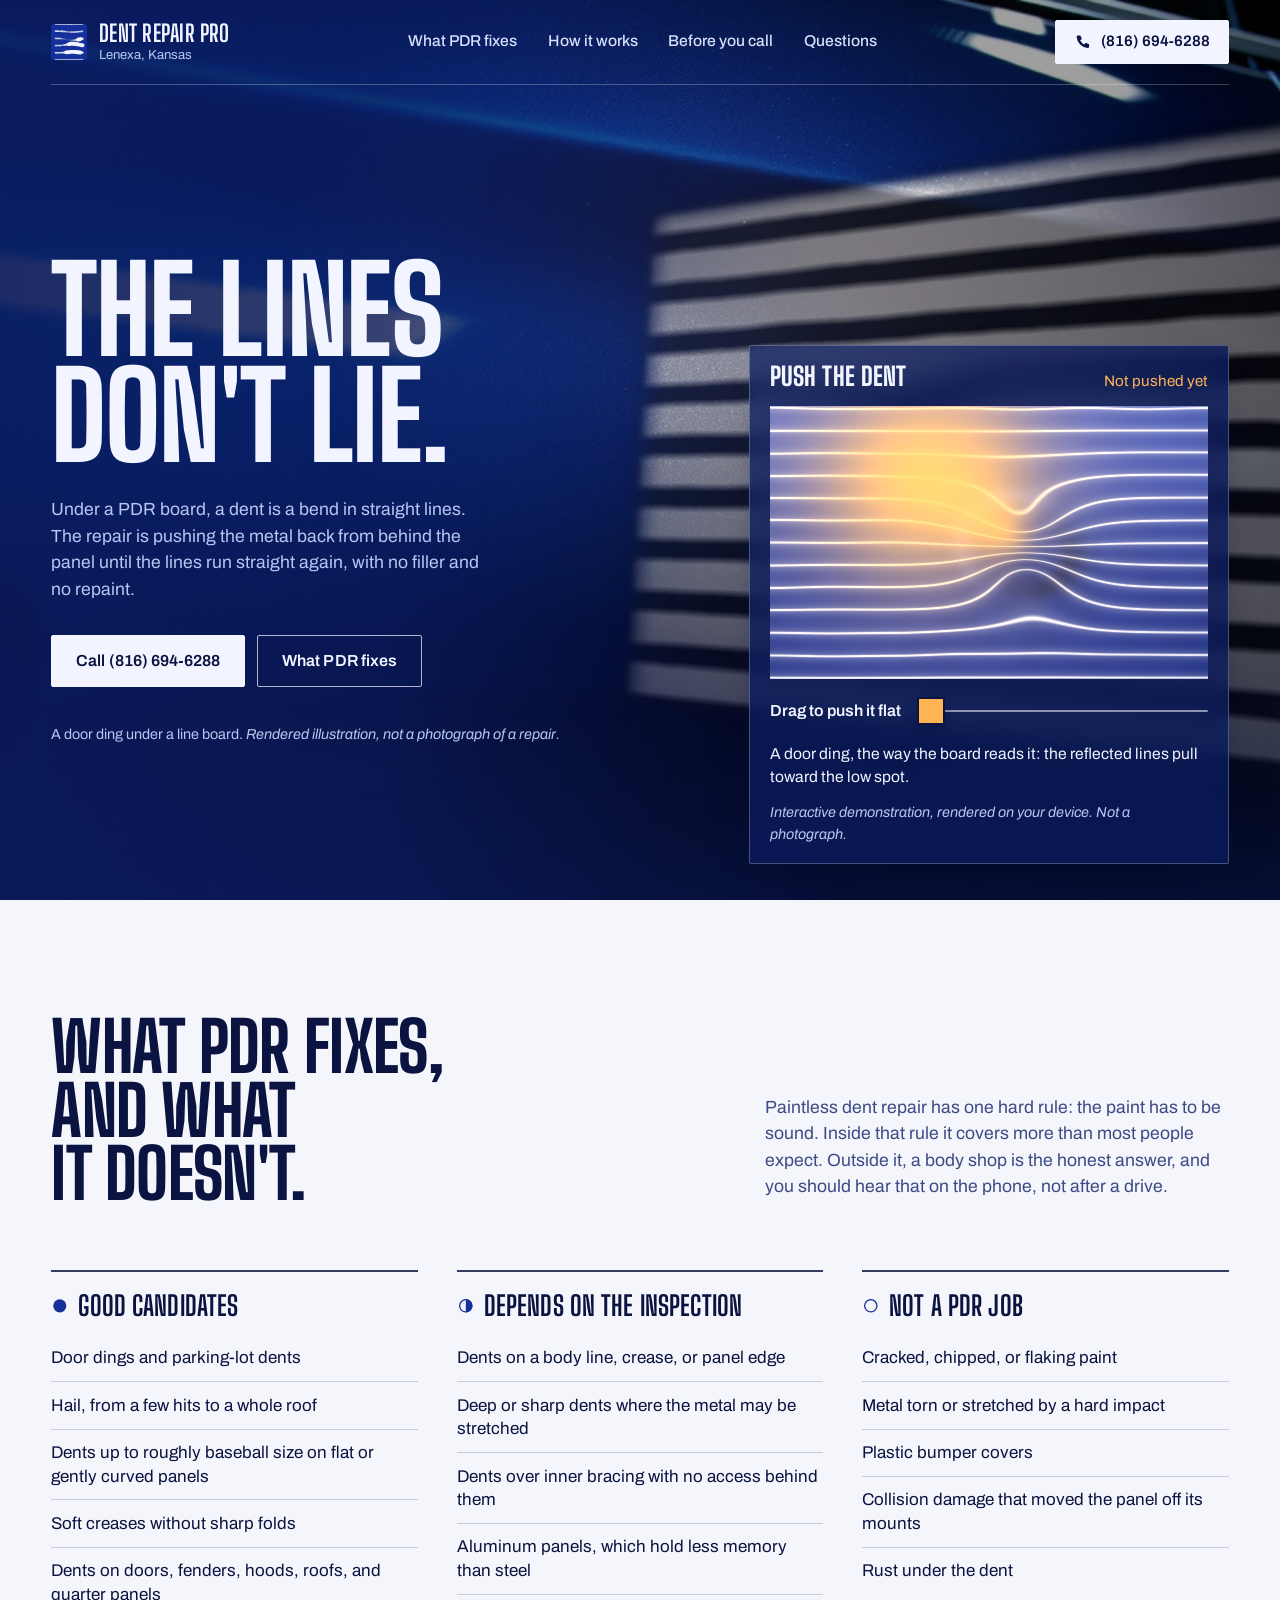
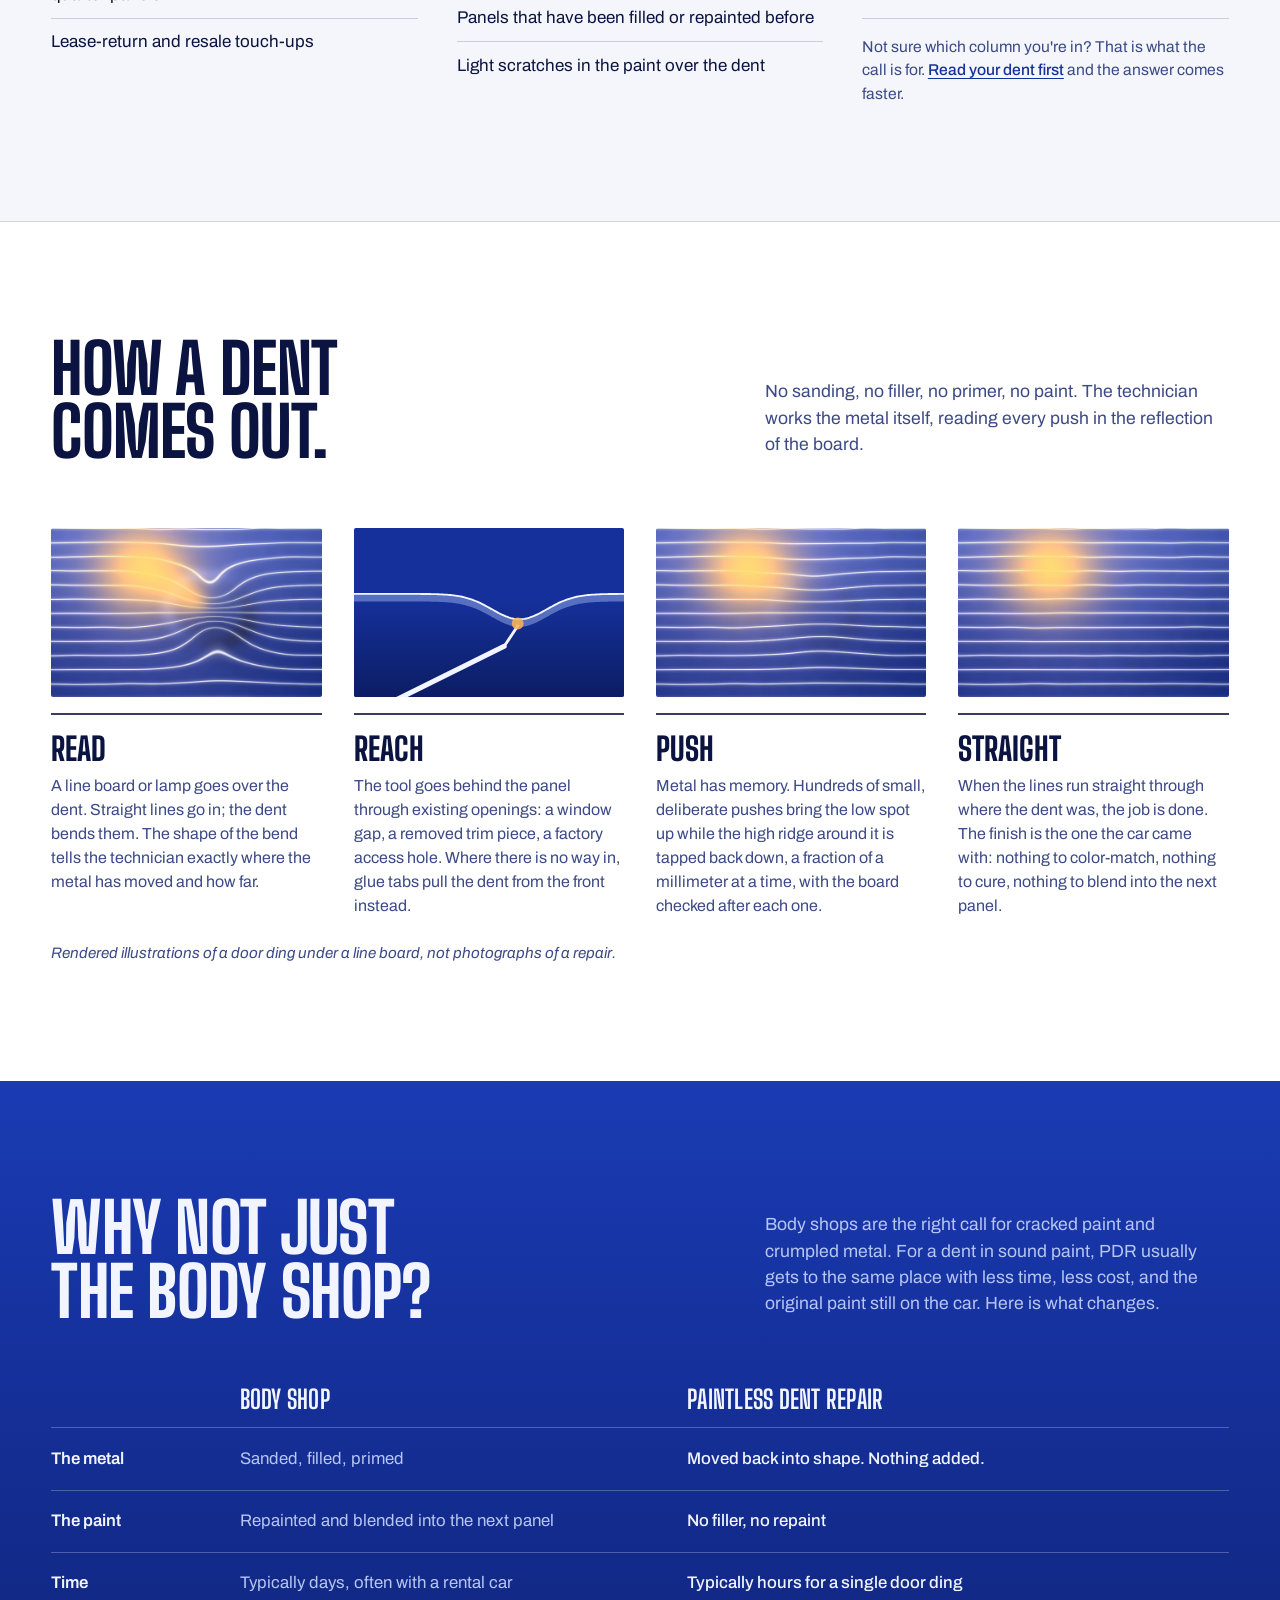
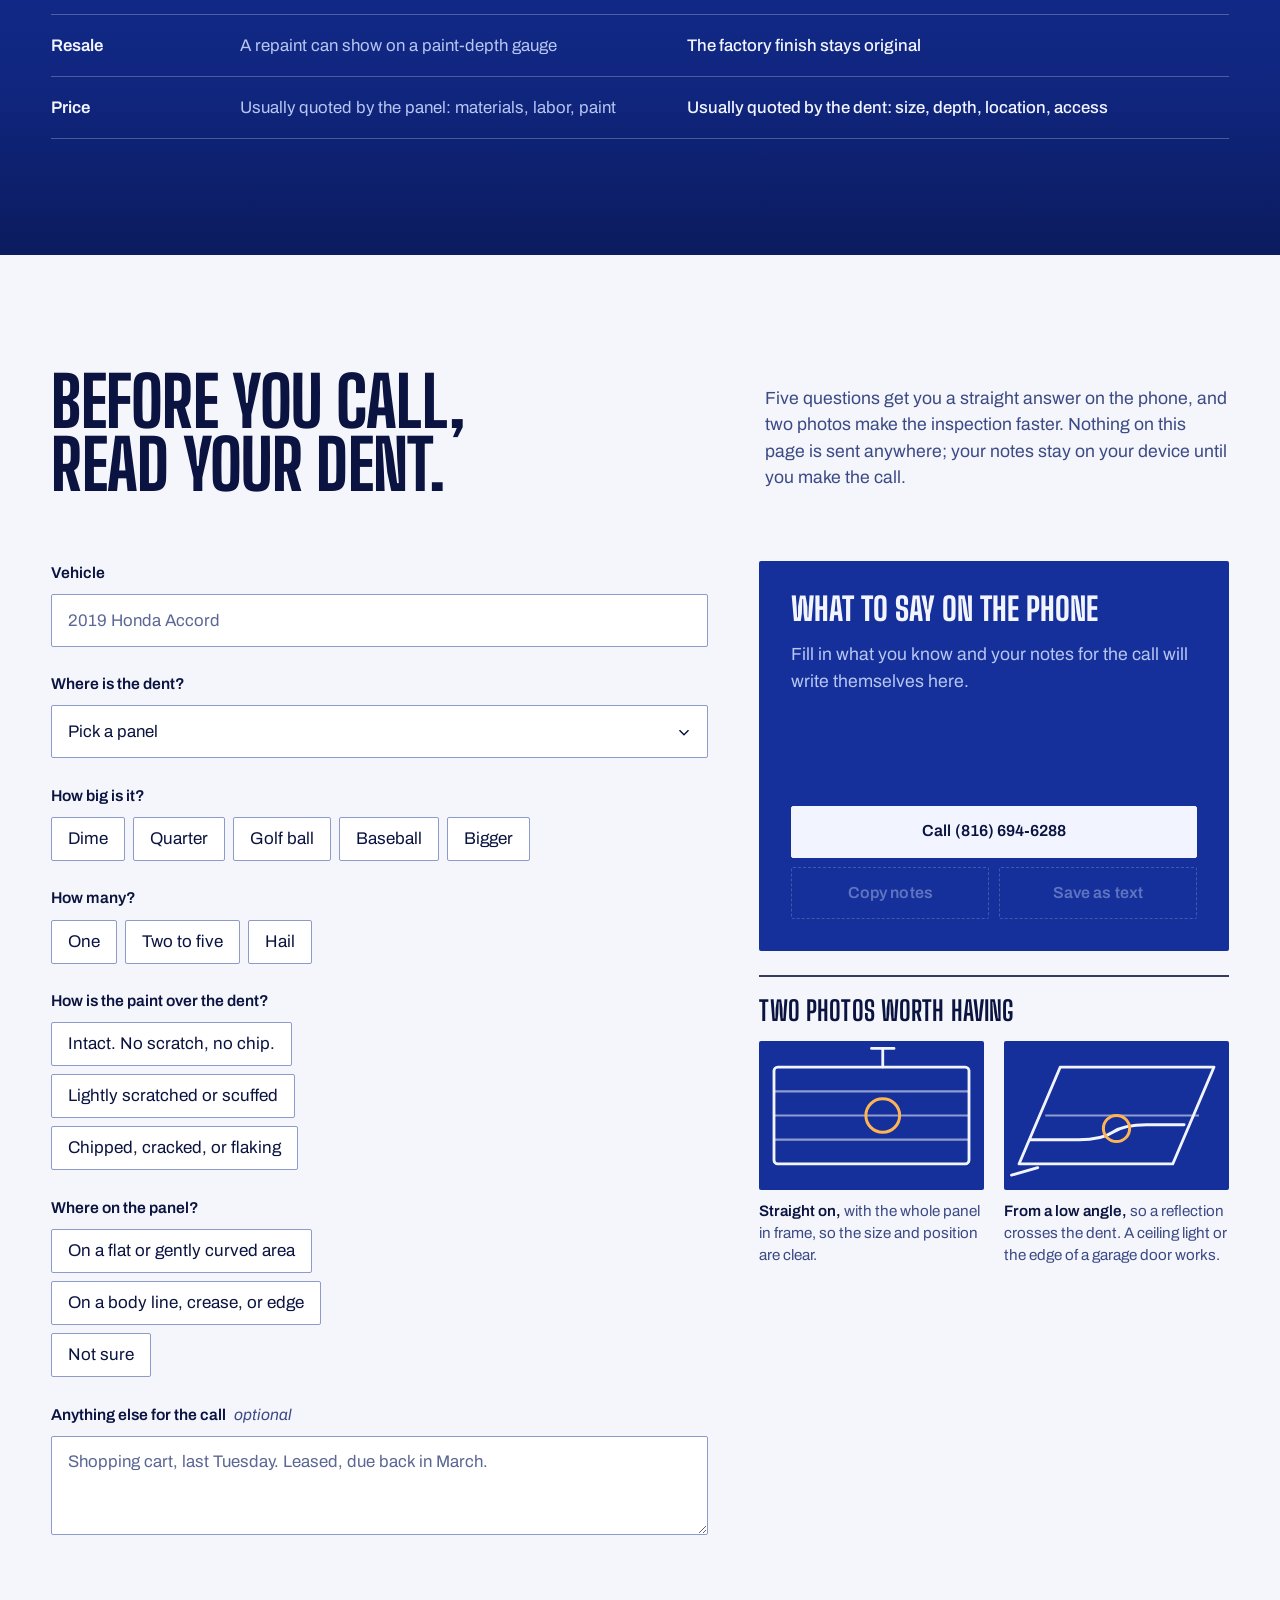
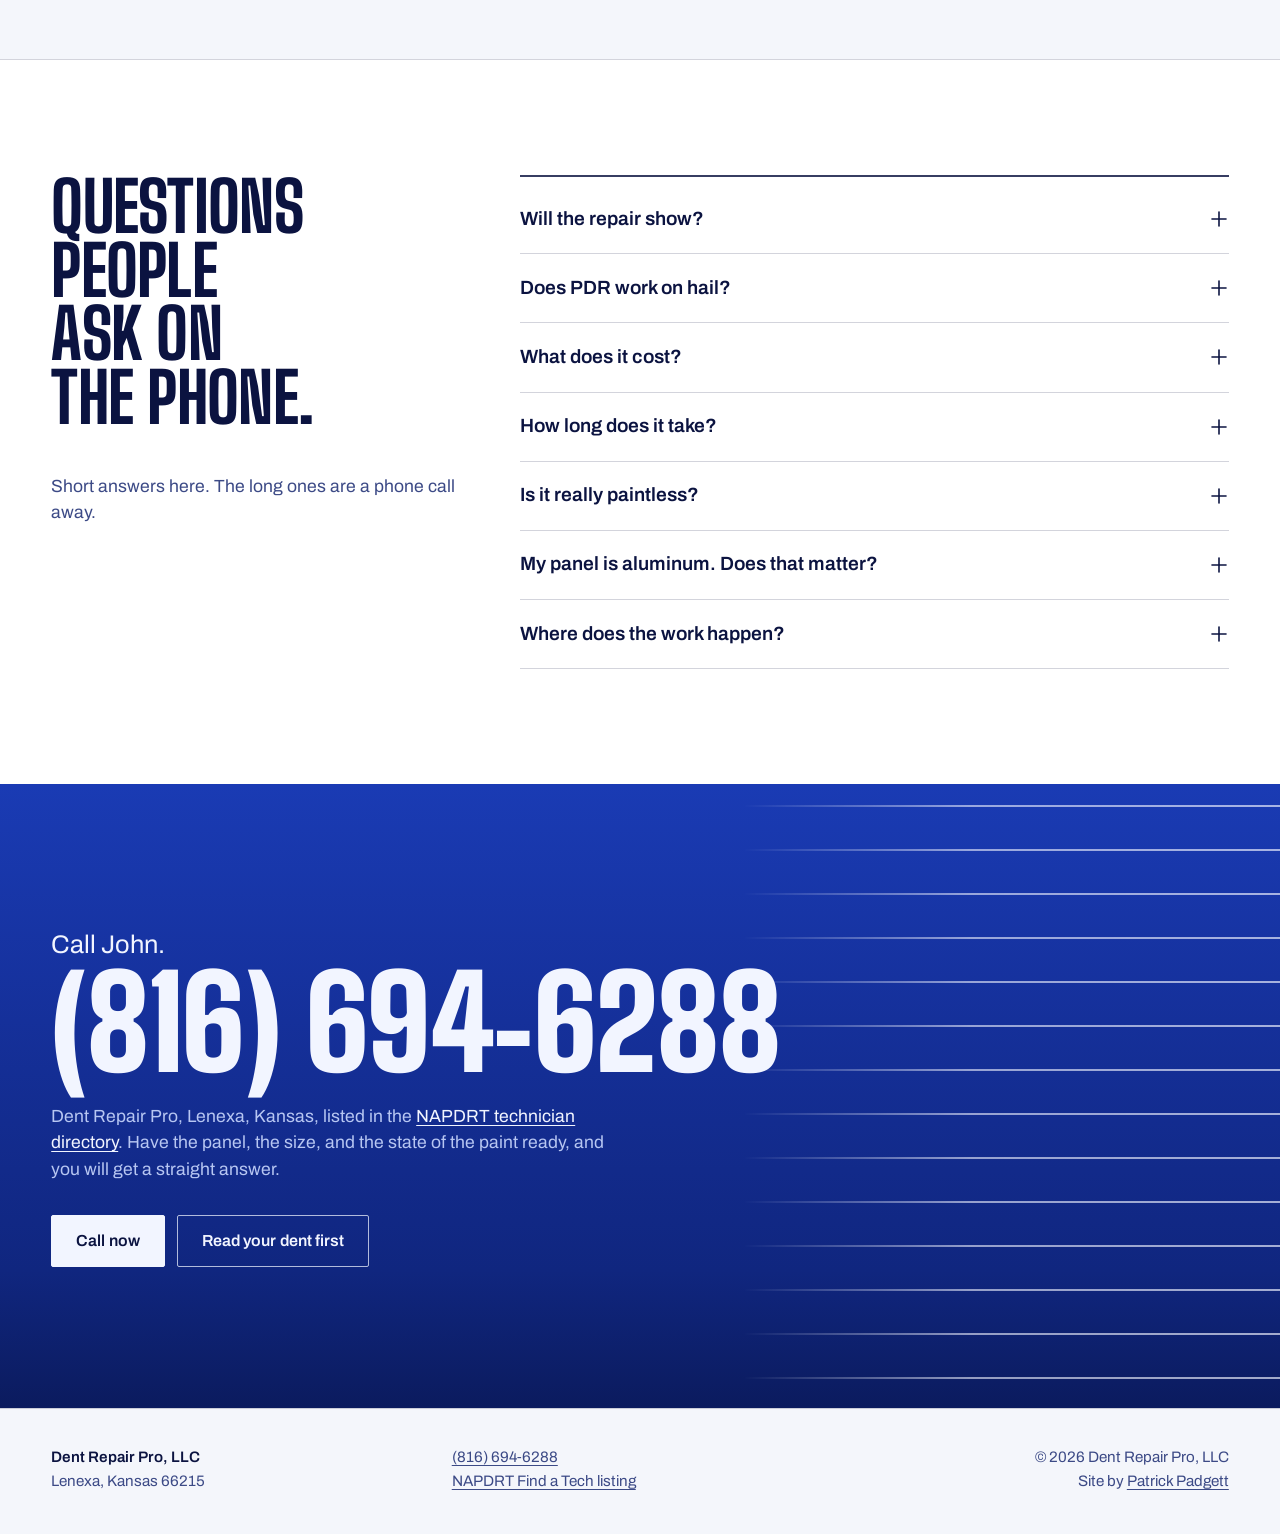
<file: index.html>
<!doctype html>
<html lang="en" class="no-js">
<head>
  <meta charset="utf-8">
  <script>document.documentElement.className = document.documentElement.className.replace("no-js", "js");</script>
  <meta name="viewport" content="width=device-width, initial-scale=1">
  <title>Dent Repair Pro — Paintless Dent Repair, Lenexa, Kansas</title>
  <meta name="description" content="Paintless dent repair in Lenexa, Kansas. Door dings, hail, and creases pushed out from behind the panel, no filler, no repaint. Call John at (816) 694-6288.">
  <link rel="canonical" href="https://dentrepairpro.patpadgett.com/">
  <meta name="theme-color" content="#15309A">
  <meta property="og:type" content="website">
  <meta property="og:title" content="Dent Repair Pro — The lines don't lie.">
  <meta property="og:description" content="Paintless dent repair in Lenexa, Kansas. The metal goes back without filler or repaint. Call (816) 694-6288.">
  <meta property="og:url" content="https://dentrepairpro.patpadgett.com/">
  <meta property="og:image" content="https://dentrepairpro.patpadgett.com/assets/og.png">
  <meta property="og:image:width" content="1200">
  <meta property="og:image:height" content="630">
  <meta property="og:image:alt" content="A door ding under a PDR line board: the reflected lines bend toward the low spot. Headline: The lines don&#x27;t lie.">
  <meta property="og:site_name" content="Dent Repair Pro">
  <meta property="og:locale" content="en_US">
  <meta name="twitter:card" content="summary_large_image">
  <meta name="twitter:title" content="Dent Repair Pro — The lines don't lie.">
  <meta name="twitter:description" content="Paintless dent repair in Lenexa, Kansas. The metal goes back without filler or repaint. Call (816) 694-6288.">
  <meta name="twitter:image" content="https://dentrepairpro.patpadgett.com/assets/og.png">
  <meta name="twitter:image:alt" content="A door ding under a PDR line board: the reflected lines bend toward the low spot. Headline: The lines don&#x27;t lie.">
  <link rel="icon" href="/favicon.ico" sizes="16x16 32x32 48x48">
  <link rel="icon" href="/assets/favicon.svg" type="image/svg+xml">
  <link rel="apple-touch-icon" href="/assets/apple-touch-icon.png">
  <link rel="icon" href="/assets/icon-512.png" type="image/png" sizes="512x512">
  <link rel="preload" href="assets/fonts/BigShouldersDisplay-var.woff2" as="font" type="font/woff2" crossorigin>
  <link rel="preload" href="assets/fonts/Archivo-var.woff2" as="font" type="font/woff2" crossorigin>
  <link rel="stylesheet" href="styles.css">
  <script type="application/ld+json">
{
  "@context": "https://schema.org",
  "@graph": [
    {
      "@type": "AutoBodyShop",
      "@id": "https://dentrepairpro.patpadgett.com/#business",
      "name": "Dent Repair Pro, LLC",
      "alternateName": "Dent Repair Pro",
      "description": "Paintless dent repair (PDR) in Lenexa, Kansas: door dings, hail, and creases pushed out from behind the panel with no filler and no repaint.",
      "url": "https://dentrepairpro.patpadgett.com/",
      "telephone": "+18166946288",
      "image": "https://dentrepairpro.patpadgett.com/assets/og.png",
      "logo": "https://dentrepairpro.patpadgett.com/assets/icon-512.png",
      "address": {
        "@type": "PostalAddress",
        "addressLocality": "Lenexa",
        "addressRegion": "KS",
        "postalCode": "66215",
        "addressCountry": "US"
      },
      "founder": {
        "@type": "Person",
        "name": "John Matthews"
      },
      "knowsAbout": [
        "Paintless dent repair",
        "Door ding repair",
        "Hail damage repair"
      ],
      "sameAs": [
        "https://napdrt.org/find-a-tech/"
      ],
      "contactPoint": {
        "@type": "ContactPoint",
        "telephone": "+18166946288",
        "contactType": "customer service",
        "areaServed": "US",
        "availableLanguage": "English"
      }
    },
    {
      "@type": "WebSite",
      "@id": "https://dentrepairpro.patpadgett.com/#website",
      "url": "https://dentrepairpro.patpadgett.com/",
      "name": "Dent Repair Pro",
      "publisher": {
        "@id": "https://dentrepairpro.patpadgett.com/#business"
      },
      "inLanguage": "en-US"
    },
    {
      "@type": "WebPage",
      "@id": "https://dentrepairpro.patpadgett.com/#webpage",
      "url": "https://dentrepairpro.patpadgett.com/",
      "name": "Dent Repair Pro — Paintless Dent Repair, Lenexa, Kansas",
      "description": "Paintless dent repair in Lenexa, Kansas. Door dings, hail, and creases pushed out from behind the panel, no filler, no repaint. Call John at (816) 694-6288.",
      "isPartOf": {
        "@id": "https://dentrepairpro.patpadgett.com/#website"
      },
      "about": {
        "@id": "https://dentrepairpro.patpadgett.com/#business"
      },
      "primaryImageOfPage": {
        "@type": "ImageObject",
        "url": "https://dentrepairpro.patpadgett.com/assets/og.png",
        "width": 1200,
        "height": 630
      },
      "inLanguage": "en-US"
    },
    {
      "@type": "FAQPage",
      "@id": "https://dentrepairpro.patpadgett.com/#faq",
      "mainEntity": [
        {
          "@type": "Question",
          "name": "Will the repair show?",
          "acceptedAnswer": {
            "@type": "Answer",
            "text": "On a typical door ding in sound paint, no: nothing is sanded, filled, or sprayed, so there is nothing to mismatch and nothing to blend. The board is the test: when the reflected lines run straight across the spot, the panel is flat. Very deep or stretched dents can leave faint texture, and you should hear that from John before the work starts, not after."
          }
        },
        {
          "@type": "Question",
          "name": "Does PDR work on hail?",
          "acceptedAnswer": {
            "@type": "Answer",
            "text": "Hail is where PDR earned its reputation. Dozens of shallow dents in sound paint are exactly what the method is for, and the alternative is repainting a roof, a hood, and a trunk lid. Many comprehensive insurance policies cover hail repair; check yours before you call so you know which conversation you are having."
          }
        },
        {
          "@type": "Question",
          "name": "What does it cost?",
          "acceptedAnswer": {
            "@type": "Answer",
            "text": "PDR is generally priced by the dent: size, depth, where it sits on the panel, and how hard it is to reach behind. The number comes from looking at the dent under the board, so a phone call sets expectations and the inspection sets the price. There is no filler or paint in the job, which is the main reason it usually costs less than bodywork."
          }
        },
        {
          "@type": "Question",
          "name": "How long does it take?",
          "acceptedAnswer": {
            "@type": "Answer",
            "text": "A single door ding is often an hour or two of work. Several dents, or a dent that needs trim removed for access, take longer. Hail is its own conversation and depends on the count. Either way there is nothing to dry or cure, so the car is ready as soon as the work is finished."
          }
        },
        {
          "@type": "Question",
          "name": "Is it really paintless?",
          "acceptedAnswer": {
            "@type": "Answer",
            "text": "Yes. No sanding, no filler, no primer, no paint. That is also the limit of the method: if the paint over the dent is already cracked or chipped, pushing the metal back will not fix the paint, and the honest answer is a body shop."
          }
        },
        {
          "@type": "Question",
          "name": "My panel is aluminum. Does that matter?",
          "acceptedAnswer": {
            "@type": "Answer",
            "text": "It does. Aluminum holds less memory than steel and work-hardens as it is pushed, so it asks for more skill, more time, and sometimes heat. Many hoods, tailgates, and whole truck bodies are aluminum now. Mention it when you call."
          }
        },
        {
          "@type": "Question",
          "name": "Where does the work happen?",
          "acceptedAnswer": {
            "@type": "Answer",
            "text": "Dent Repair Pro is based in Lenexa, Kansas, in Johnson County on the Kansas side of the Kansas City metro, a short drive from Overland Park, Olathe, and Shawnee. Call (816) 694-6288 to ask about your area and arrange a look at the vehicle."
          }
        }
      ]
    }
  ]
}
  </script>
</head>
<body>
<a class="skip" href="#main">Skip to content</a>

<section class="hero panel" id="top">
  <div class="hero-plate" aria-hidden="true">
    <picture>
      <source media="(max-width: 820px)" srcset="assets/hero-mobile.jpg">
      <img src="assets/hero-desktop.jpg" alt="" width="1920" height="1200" fetchpriority="high" decoding="async">
    </picture>
  </div>

  <header class="masthead">
    <a class="brand" href="#top">
      <img src="assets/mark.svg" width="36" height="36" alt="">
      <span class="brand-name">Dent Repair Pro</span>
      <span class="brand-place">Lenexa, Kansas</span>
    </a>
    <nav class="nav" aria-label="Sections">
      <a href="#fixes">What PDR fixes</a>
      <a href="#how">How it works</a>
      <a href="#prepare">Before you call</a>
      <a href="#questions">Questions</a>
    </nav>
    <a class="plate plate-light masthead-call" href="tel:+18166946288">
      <svg class="icon" viewBox="0 0 20 20" aria-hidden="true"><path d="M4.2 2.8h3.1l1.6 3.9-2 1.6a10.6 10.6 0 0 0 4.8 4.8l1.6-2 3.9 1.6v3.1A1.6 1.6 0 0 1 15.6 17 13.6 13.6 0 0 1 3 4.4a1.6 1.6 0 0 1 1.2-1.6Z"/></svg>
      <span>(816) 694‑6288</span>
    </a>
  </header>

  <div class="hero-grid">
    <div class="hero-copy">
      <h1 class="display">The lines<br>don't lie.</h1>
      <p class="lede">Under a PDR board, a dent is a bend in straight lines. The repair is pushing the metal back from behind the panel until the lines run straight again, with no filler and no repaint.</p>
      <div class="actions">
        <a class="plate plate-light" href="tel:+18166946288">Call (816) 694‑6288</a>
        <a class="plate plate-outline" href="#fixes">What PDR fixes</a>
      </div>
      <p class="hero-caption">A door ding under a line board. <span class="hero-caption-note">Rendered illustration, not a photograph of a repair.</span></p>
    </div>

    <div class="board-card" id="board" data-depth="1">
      <div class="board-card-head">
        <h2 class="board-card-title">Push the dent</h2>
        <span class="push-readout" id="push-readout" aria-hidden="true">Not pushed yet</span>
      </div>
      <div class="board-stage">
        <canvas id="board-canvas" aria-hidden="true"></canvas>
        <picture class="board-static">
          <source media="(max-width: 820px)" srcset="assets/demo-static.jpg">
          <img src="assets/demo-static.jpg" alt="" width="640" height="400" decoding="async">
        </picture>
      </div>
      <div class="push">
        <label for="push">Drag to push it flat</label>
        <input id="push" class="push-range" type="range" min="0" max="100" value="0" step="1" aria-describedby="push-status" aria-valuetext="Dent at full depth">
      </div>
      <p class="board-status" id="push-status" aria-live="polite">A door ding, the way the board reads it: the lines pinch toward the low spot.</p>
      <p class="board-note js-only">Interactive demonstration, rendered on your device. Not a photograph.</p>
      <p class="board-note no-js-only">A rendered illustration of a door ding under a line board, not a photograph.</p>
    </div>
  </div>
  <div class="hero-light" aria-hidden="true"></div>
</section>

<main id="main">

  <section class="board-section" id="fixes">
    <div class="wrap">
      <div class="section-head">
        <h2 class="display">What PDR fixes, and what it doesn't.</h2>
        <p class="intro">Paintless dent repair has one hard rule: the paint has to be sound. Inside that rule it covers more than most people expect. Outside it, a body shop is the honest answer, and you should hear that on the phone, not after a drive.</p>
      </div>

      <div class="fit-grid">
        <div class="fit-col">
          <h3><svg class="mark" viewBox="0 0 20 20" aria-hidden="true"><circle cx="10" cy="10" r="7.5" fill="currentColor"/></svg>Good candidates</h3>
          <ul>
            <li>Door dings and parking-lot dents</li>
            <li>Hail, from a few hits to a whole roof</li>
            <li>Dents up to roughly baseball size on flat or gently curved panels</li>
            <li>Soft creases without sharp folds</li>
            <li>Dents on doors, fenders, hoods, roofs, and quarter panels</li>
            <li>Lease-return and resale touch-ups</li>
          </ul>
        </div>
        <div class="fit-col">
          <h3><svg class="mark" viewBox="0 0 20 20" aria-hidden="true"><circle cx="10" cy="10" r="7" fill="none" stroke="currentColor" stroke-width="1.5"/><path d="M10 2.5a7.5 7.5 0 0 1 0 15Z" fill="currentColor"/></svg>Depends on the inspection</h3>
          <ul>
            <li>Dents on a body line, crease, or panel edge</li>
            <li>Deep or sharp dents where the metal may be stretched</li>
            <li>Dents over inner bracing with no access behind them</li>
            <li>Aluminum panels, which hold less memory than steel</li>
            <li>Panels that have been filled or repainted before</li>
            <li>Light scratches in the paint over the dent</li>
          </ul>
        </div>
        <div class="fit-col">
          <h3><svg class="mark" viewBox="0 0 20 20" aria-hidden="true"><circle cx="10" cy="10" r="7" fill="none" stroke="currentColor" stroke-width="1.5"/></svg>Not a PDR job</h3>
          <ul>
            <li>Cracked, chipped, or flaking paint</li>
            <li>Metal torn or stretched by a hard impact</li>
            <li>Plastic bumper covers</li>
            <li>Collision damage that moved the panel off its mounts</li>
            <li>Rust under the dent</li>
          </ul>
          <p class="fit-foot">Not sure which column you're in? That is what the call is for. <a href="#prepare">Read your dent first</a> and the answer comes faster.</p>
        </div>
      </div>
    </div>
  </section>

  <section class="process-section" id="how">
    <div class="wrap">
      <div class="section-head">
        <h2 class="display">How a dent comes out.</h2>
        <p class="intro">No sanding, no filler, no primer, no paint. The technician works the metal itself, reading every push in the reflection of the board.</p>
      </div>
    </div>
    <div class="strip" role="list">
      <figure role="listitem">
        <img src="assets/plate-read.jpg" width="640" height="400" alt="Rendered illustration: reflected board lines pulled toward a door ding in blue paint" loading="lazy" decoding="async">
        <figcaption>
          <h3>Read</h3>
          <p>A line board or lamp goes over the dent. Straight lines go in; the dent bends them. The shape of the bend tells the technician exactly where the metal has moved and how far.</p>
        </figcaption>
      </figure>
      <figure role="listitem">
        <img src="assets/plate-reach.svg" width="320" height="200" alt="Diagram: cross-section of a dented panel with a steel rod reaching the underside of the dent" loading="lazy">
        <figcaption>
          <h3>Reach</h3>
          <p>The tool goes behind the panel through existing openings: a window gap, a removed trim piece, a factory access hole. Where there is no way in, glue tabs pull the dent from the front instead.</p>
        </figcaption>
      </figure>
      <figure role="listitem">
        <img src="assets/plate-push.jpg" width="640" height="400" alt="Rendered illustration: the same dent most of the way flat, the reflected lines nearly straight" loading="lazy" decoding="async">
        <figcaption>
          <h3>Push</h3>
          <p>Metal has memory. Hundreds of small, deliberate pushes bring the low spot up while the high ridge around it is tapped back down, a fraction of a millimeter at a time, with the board checked after each one.</p>
        </figcaption>
      </figure>
      <figure role="listitem">
        <img src="assets/plate-straight.jpg" width="640" height="400" alt="Rendered illustration: straight reflected lines over a flat blue panel" loading="lazy" decoding="async">
        <figcaption>
          <h3>Straight</h3>
          <p>When the lines run straight through where the dent was, the job is done. The finish is the one the car came with: nothing to color-match, nothing to cure, nothing to blend into the next panel.</p>
        </figcaption>
      </figure>
    </div>
    <p class="strip-note wrap">Rendered illustrations of a door ding under a line board, not photographs of a repair.</p>
  </section>

  <section class="panel compare-section" id="compare">
    <div class="wrap">
      <div class="section-head">
        <h2 class="display">Why not just the body shop?</h2>
        <p class="intro">Body shops are the right call for cracked paint and crumpled metal. For a dent in sound paint, PDR usually gets to the same place with less time, less cost, and the original paint still on the car. Here is what changes.</p>
      </div>
      <table class="compare">
        <thead>
          <tr><th scope="col"><span class="visually-hidden">What changes</span></th><th scope="col">Body shop</th><th scope="col">Paintless dent repair</th></tr>
        </thead>
        <tbody>
          <tr><th scope="row">The metal</th><td>Sanded, filled, primed</td><td>Moved back into shape. Nothing added.</td></tr>
          <tr><th scope="row">The paint</th><td>Repainted and blended into the next panel</td><td>No filler, no repaint</td></tr>
          <tr><th scope="row">Time</th><td>Typically days, often with a rental car</td><td>Typically hours for a single door ding</td></tr>
          <tr><th scope="row">Resale</th><td>A repaint can show on a paint-depth gauge</td><td>The factory finish stays original</td></tr>
          <tr><th scope="row">Price</th><td>Usually quoted by the panel: materials, labor, paint</td><td>Usually quoted by the dent: size, depth, location, access</td></tr>
        </tbody>
      </table>
    </div>
  </section>

  <section class="board-section prepare-section" id="prepare">
    <div class="wrap">
      <div class="section-head">
        <h2 class="display">Before you call, read your dent.</h2>
        <p class="intro">Five questions get you a straight answer on the phone, and two photos make the inspection faster. Nothing on this page is sent anywhere; your notes stay on your device until you make the call.</p>
      </div>

      <div class="prepare-grid">
        <form class="worksheet" id="worksheet" autocomplete="off" novalidate>
          <div class="field">
            <label for="vehicle">Vehicle</label>
            <input id="vehicle" name="vehicle" type="text" placeholder="2019 Honda Accord" inputmode="text" autocapitalize="words">
          </div>

          <div class="field">
            <label for="panel-select">Where is the dent?</label>
            <select id="panel-select" name="panel">
              <option value="">Pick a panel</option>
              <option>Door</option>
              <option>Fender</option>
              <option>Hood</option>
              <option>Roof</option>
              <option>Quarter panel</option>
              <option>Trunk lid or tailgate</option>
              <option>Bumper cover (plastic)</option>
              <option>Not sure</option>
            </select>
          </div>

          <fieldset class="field">
            <legend>How big is it?</legend>
            <div class="choices">
              <label><input type="radio" name="size" value="about the size of a dime"><span>Dime</span></label>
              <label><input type="radio" name="size" value="about the size of a quarter"><span>Quarter</span></label>
              <label><input type="radio" name="size" value="about the size of a golf ball"><span>Golf ball</span></label>
              <label><input type="radio" name="size" value="about the size of a baseball"><span>Baseball</span></label>
              <label><input type="radio" name="size" value="bigger than a baseball"><span>Bigger</span></label>
            </div>
          </fieldset>

          <fieldset class="field">
            <legend>How many?</legend>
            <div class="choices">
              <label><input type="radio" name="count" value="one dent"><span>One</span></label>
              <label><input type="radio" name="count" value="two to five dents"><span>Two to five</span></label>
              <label><input type="radio" name="count" value="hail, dozens or more"><span>Hail</span></label>
            </div>
          </fieldset>

          <fieldset class="field">
            <legend>How is the paint over the dent?</legend>
            <div class="choices choices-stack">
              <label><input type="radio" name="paint" value="intact"><span>Intact. No scratch, no chip.</span></label>
              <label><input type="radio" name="paint" value="scratched"><span>Lightly scratched or scuffed</span></label>
              <label><input type="radio" name="paint" value="cracked"><span>Chipped, cracked, or flaking</span></label>
            </div>
          </fieldset>

          <fieldset class="field">
            <legend>Where on the panel?</legend>
            <div class="choices choices-stack">
              <label><input type="radio" name="position" value="flat"><span>On a flat or gently curved area</span></label>
              <label><input type="radio" name="position" value="edge"><span>On a body line, crease, or edge</span></label>
              <label><input type="radio" name="position" value="unsure"><span>Not sure</span></label>
            </div>
          </fieldset>

          <div class="field">
            <label for="notes">Anything else for the call <span class="optional">optional</span></label>
            <textarea id="notes" name="notes" rows="3" placeholder="Shopping cart, last Tuesday. Leased, due back in March."></textarea>
          </div>
        </form>

        <div class="prepare-side">
          <aside class="readback" aria-labelledby="readback-title">
            <h3 id="readback-title">What to say on the phone</h3>
            <output class="readback-body" id="readback" for="vehicle panel-select notes" aria-live="polite"><span class="hint no-js-only">Have these ready for the call: the vehicle, the panel, how big the dent is, how many there are, whether the paint is intact, and whether it sits on a flat area or a body line. John will tell you from there whether it is a PDR job.</span></output>
            <div class="readback-actions">
              <a class="plate plate-dark" href="tel:+18166946288">Call (816) 694‑6288</a>
              <button class="plate plate-outline-dark js-only" type="button" id="copy-notes">Copy notes</button>
              <button class="plate plate-outline-dark js-only" type="button" id="save-notes">Save as text</button>
            </div>
            <p class="readback-status" id="readback-status" role="status"></p>
          </aside>

          <div class="photos">
            <h3>Two photos worth having</h3>
            <div class="photo-guides">
              <figure>
                <img src="assets/photo-straight.svg" width="120" height="80" alt="">
                <figcaption><strong>Straight on,</strong> with the whole panel in frame, so the size and position are clear.</figcaption>
              </figure>
              <figure>
                <img src="assets/photo-low.svg" width="120" height="80" alt="">
                <figcaption><strong>From a low angle,</strong> so a reflection crosses the dent. A ceiling light or the edge of a garage door works.</figcaption>
              </figure>
            </div>
          </div>
        </div>
      </div>
    </div>
  </section>

  <section class="faq-section" id="questions">
    <div class="wrap faq-grid">
      <div class="section-head faq-head">
        <h2 class="display">Questions people ask on the phone.</h2>
        <p class="intro">Short answers here. The long ones are a phone call away.</p>
      </div>
      <div class="faq">
        <details>
          <summary>Will the repair show?<svg class="toggle" viewBox="0 0 20 20" aria-hidden="true"><path d="M3 10h14"/><path class="v" d="M10 3v14"/></svg></summary>
          <div class="answer"><p>On a typical door ding in sound paint, no: nothing is sanded, filled, or sprayed, so there is nothing to mismatch and nothing to blend. The board is the test: when the reflected lines run straight across the spot, the panel is flat. Very deep or stretched dents can leave faint texture, and you should hear that from John before the work starts, not after.</p></div>
        </details>
        <details>
          <summary>Does PDR work on hail?<svg class="toggle" viewBox="0 0 20 20" aria-hidden="true"><path d="M3 10h14"/><path class="v" d="M10 3v14"/></svg></summary>
          <div class="answer"><p>Hail is where PDR earned its reputation. Dozens of shallow dents in sound paint are exactly what the method is for, and the alternative is repainting a roof, a hood, and a trunk lid. Many comprehensive insurance policies cover hail repair; check yours before you call so you know which conversation you are having.</p></div>
        </details>
        <details>
          <summary>What does it cost?<svg class="toggle" viewBox="0 0 20 20" aria-hidden="true"><path d="M3 10h14"/><path class="v" d="M10 3v14"/></svg></summary>
          <div class="answer"><p>PDR is generally priced by the dent: size, depth, where it sits on the panel, and how hard it is to reach behind. The number comes from looking at the dent under the board, so a phone call sets expectations and the inspection sets the price. There is no filler or paint in the job, which is the main reason it usually costs less than bodywork.</p></div>
        </details>
        <details>
          <summary>How long does it take?<svg class="toggle" viewBox="0 0 20 20" aria-hidden="true"><path d="M3 10h14"/><path class="v" d="M10 3v14"/></svg></summary>
          <div class="answer"><p>A single door ding is often an hour or two of work. Several dents, or a dent that needs trim removed for access, take longer. Hail is its own conversation and depends on the count. Either way there is nothing to dry or cure, so the car is ready as soon as the work is finished.</p></div>
        </details>
        <details>
          <summary>Is it really paintless?<svg class="toggle" viewBox="0 0 20 20" aria-hidden="true"><path d="M3 10h14"/><path class="v" d="M10 3v14"/></svg></summary>
          <div class="answer"><p>Yes. No sanding, no filler, no primer, no paint. That is also the limit of the method: if the paint over the dent is already cracked or chipped, pushing the metal back will not fix the paint, and the honest answer is a body shop.</p></div>
        </details>
        <details>
          <summary>My panel is aluminum. Does that matter?<svg class="toggle" viewBox="0 0 20 20" aria-hidden="true"><path d="M3 10h14"/><path class="v" d="M10 3v14"/></svg></summary>
          <div class="answer"><p>It does. Aluminum holds less memory than steel and work-hardens as it is pushed, so it asks for more skill, more time, and sometimes heat. Many hoods, tailgates, and whole truck bodies are aluminum now. Mention it when you call.</p></div>
        </details>
        <details>
          <summary>Where does the work happen?<svg class="toggle" viewBox="0 0 20 20" aria-hidden="true"><path d="M3 10h14"/><path class="v" d="M10 3v14"/></svg></summary>
          <div class="answer"><p>Dent Repair Pro is based in Lenexa, Kansas, in Johnson County on the Kansas side of the Kansas City metro, a short drive from Overland Park, Olathe, and Shawnee. Call <a href="tel:+18166946288">(816) 694‑6288</a> to ask about your area and arrange a look at the vehicle.</p></div>
        </details>
      </div>
    </div>
  </section>

  <section class="panel closing" id="call">
    <div class="closing-lines" aria-hidden="true"></div>
    <div class="wrap">
      <h2 class="closing-title">Call John.</h2>
      <a class="closing-number display" href="tel:+18166946288">(816) 694‑6288</a>
      <p class="closing-line">Dent Repair Pro, Lenexa, Kansas, listed in the <a href="https://napdrt.org/find-a-tech/" rel="noopener">NAPDRT technician directory</a>. Have the panel, the size, and the state of the paint ready, and you will get a straight answer.</p>
      <div class="actions">
        <a class="plate plate-light" href="tel:+18166946288">Call now</a>
        <a class="plate plate-outline" href="#prepare">Read your dent first</a>
      </div>
    </div>
  </section>
</main>

<footer class="footer">
  <div class="wrap footer-grid">
    <p><strong>Dent Repair Pro, LLC</strong><br>Lenexa, Kansas 66215</p>
    <p><a href="tel:+18166946288">(816) 694‑6288</a><br><a href="https://napdrt.org/find-a-tech/" rel="noopener">NAPDRT Find a Tech listing</a></p>
    <p>© 2026 Dent Repair Pro, LLC<br>Site by <a href="https://patpadgett.com/" rel="noopener">Patrick Padgett</a></p>
  </div>
</footer>

<a class="callbar plate plate-light" href="tel:+18166946288" id="callbar" aria-hidden="true" tabindex="-1">
  <svg class="icon" viewBox="0 0 20 20" aria-hidden="true"><path d="M4.2 2.8h3.1l1.6 3.9-2 1.6a10.6 10.6 0 0 0 4.8 4.8l1.6-2 3.9 1.6v3.1A1.6 1.6 0 0 1 15.6 17 13.6 13.6 0 0 1 3 4.4a1.6 1.6 0 0 1 1.2-1.6Z"/></svg>
  <span>Call (816) 694‑6288</span>
</a>

<script src="panel.js" defer></script>
<script src="script.js" defer></script>
</body>
</html>
</file>
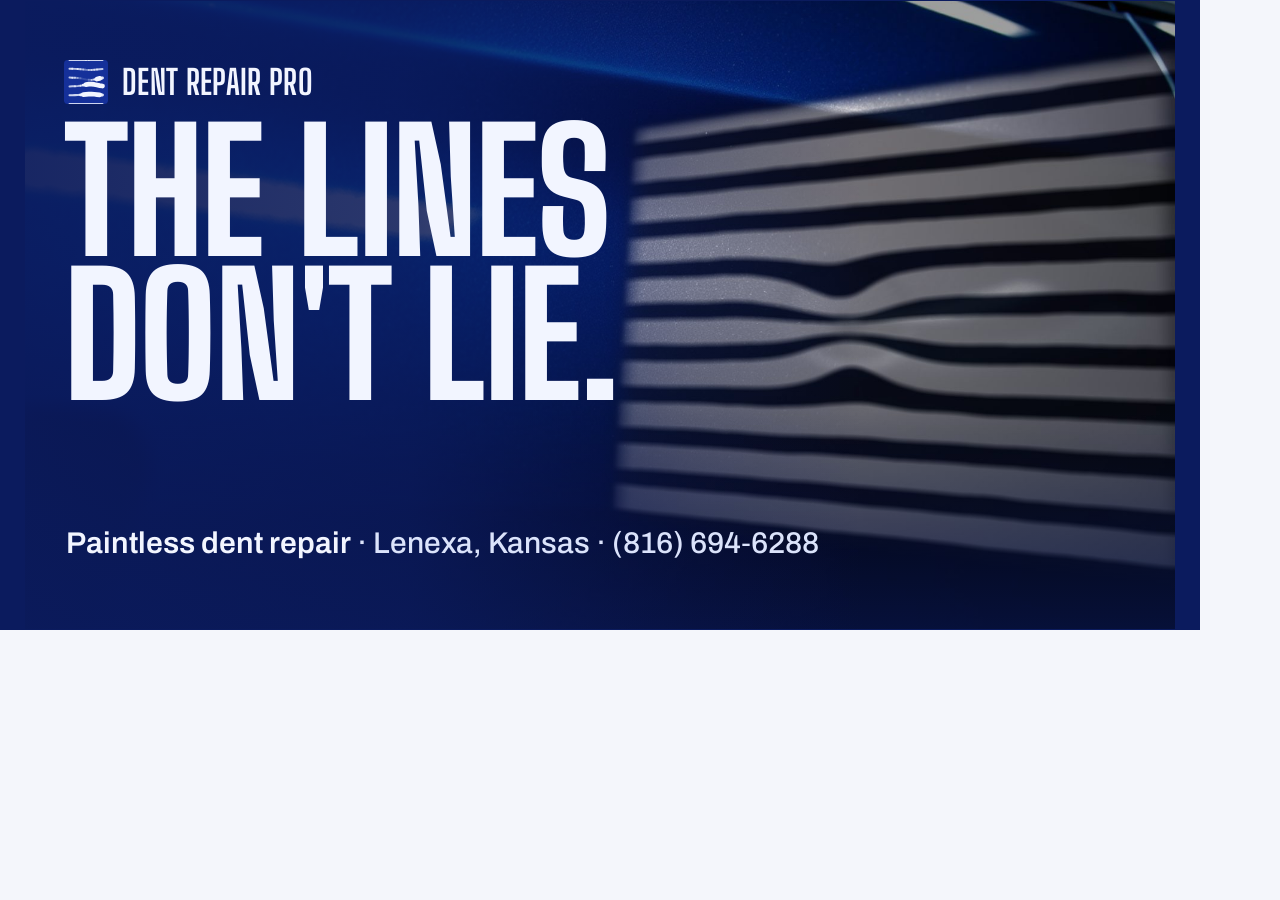
<file: tools/og.html>
<!doctype html><html><head><meta charset="utf-8"><link rel="stylesheet" href="../styles.css">
<style>
html,body{margin:0;width:1200px;height:630px;overflow:hidden}
.og{position:relative;width:1200px;height:630px;background:#0b1b5e;color:#f2f5ff;overflow:hidden;font-family:"Archivo",sans-serif}
.og .plate{position:absolute;inset:0;width:1200px;height:630px;object-fit:cover;object-position:70% 50%}
.og .wash{position:absolute;inset:0;background:linear-gradient(to right, rgba(11,27,94,.92) 0%, rgba(11,27,94,.78) 34%, rgba(11,27,94,.2) 58%, rgba(11,27,94,0) 72%), linear-gradient(to top, rgba(11,27,94,.6) 0%, rgba(11,27,94,0) 35%)}
.og .t{position:absolute;left:64px;top:120px;font-family:"Big Shoulders Display";font-weight:800;text-transform:uppercase;font-size:168px;line-height:.86;letter-spacing:-.012em}
.og .s{position:absolute;left:66px;bottom:64px;font-size:30px;color:#dbe3fb;font-weight:500}
.og .s strong{color:#f2f5ff;font-weight:600}
.og .m{position:absolute;left:64px;top:56px;display:flex;align-items:center;gap:14px;font-family:"Big Shoulders Display";font-weight:700;text-transform:uppercase;font-size:34px;letter-spacing:.01em}
</style></head><body><div class="og">
<img class="plate" src="../assets/hero-desktop.jpg" alt="">
<div class="wash"></div>
<div class="m"><img src="../assets/mark.svg" width="44" height="44" alt="">Dent Repair Pro</div>
<div class="t">The lines<br>don't lie.</div>
<div class="s"><strong>Paintless dent repair</strong> · Lenexa, Kansas · (816) 694‑6288</div>
</div>
<script>document.title = "gl ok";</script>
</body></html>
</file>
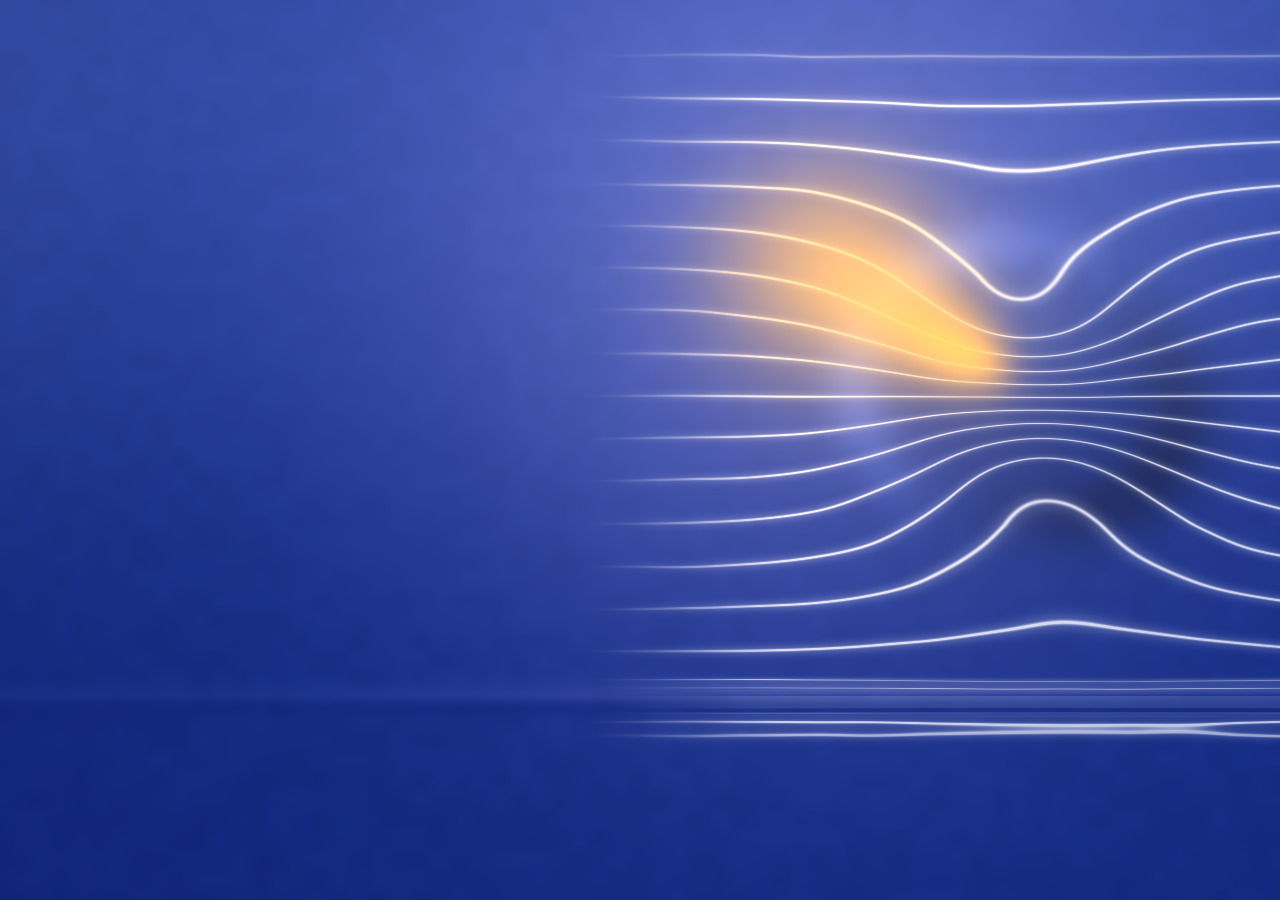
<file: tools/panel-test.html>
<!doctype html>
<html><head><meta charset="utf-8"><title>panel test</title>
<style>html,body{margin:0;background:#15309a}canvas{display:block}</style>
</head><body>
<canvas id="c"></canvas>
<script src="../panel.js"></script>
<script>
  // query: ?w=1440&h=900&depth=1&lamp=0.58,0.3&dent=0.72,0.44&sigma=0.105&fade=1
  var q = new URLSearchParams(location.search);
  var W = +q.get("w") || 1440, H = +q.get("h") || 900;
  var c = document.getElementById("c");
  c.style.width = W + "px"; c.style.height = H + "px";
  var P = DRPPanel.create(c, { preserve: true });
  P.resize(W, H, +q.get("dpr") || 1);
  var lamp = (q.get("lamp") || "0.58,0.30").split(",").map(Number);
  var dent = (q.get("dent") || "0.72,0.44").split(",").map(Number);
  var fade = q.get("fade") === "0" ? null : [W * 0.40, W * 0.56, H * 0.10, H * 0.80];
  P.render({
    depth: q.has("depth") ? +q.get("depth") : 1,
    dent: [dent[0] * W, dent[1] * H],
    sigma: (+q.get("sigma") || 0.105) * W,
    lamp: [lamp[0] * W, lamp[1] * H],
    pitch: +q.get("pitch") || 44,
    boardY: 0,
    bodyLine: q.has("bodyline") ? +q.get("bodyline") * H : H * 0.78,
    fade: fade,
    exposure: +q.get("exp") || 1
  });
  document.title = P.gl ? "gl ok" : "no gl";
</script>
</body></html>
</file>
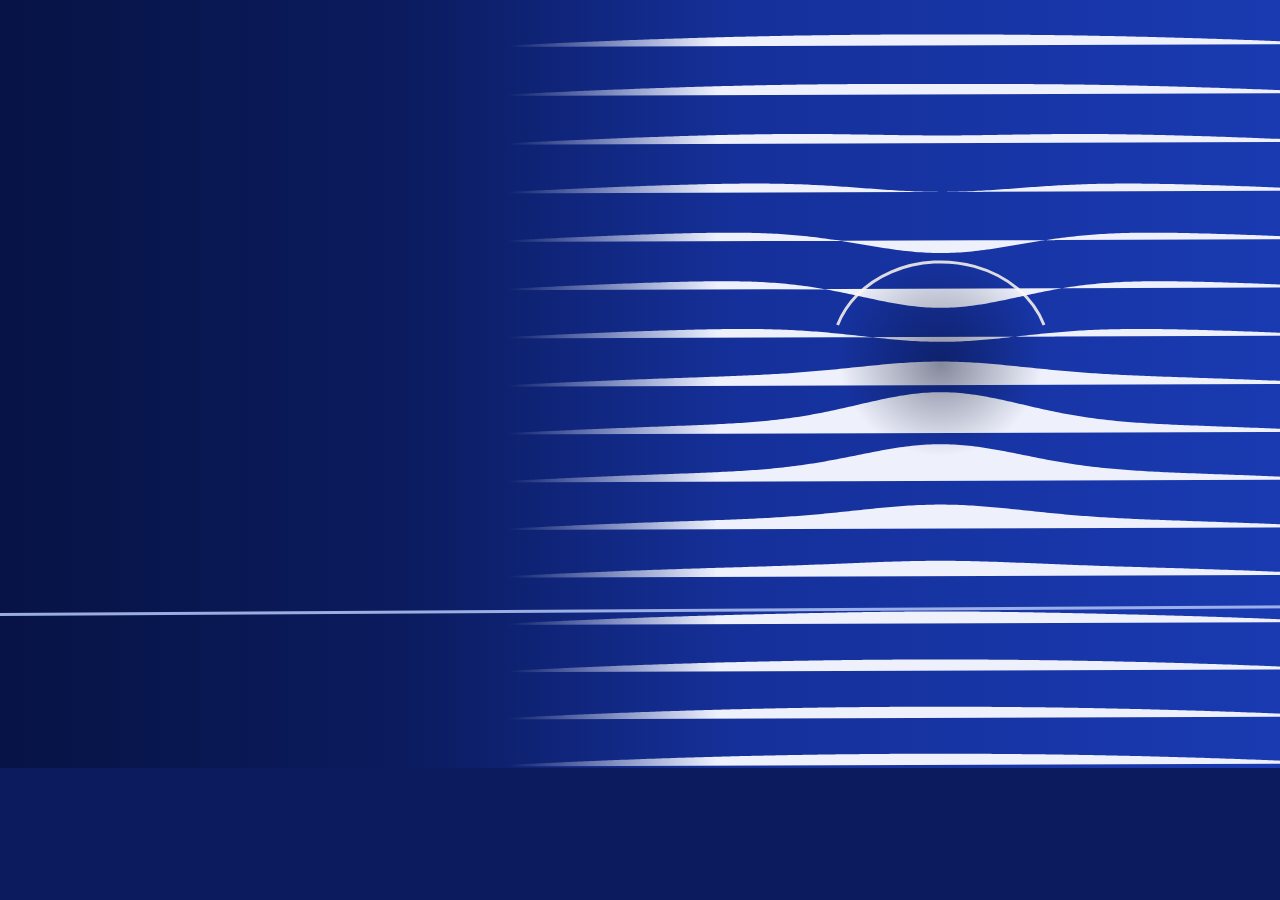
<file: tools/ref.html>
<!doctype html>
<html><head><meta charset="utf-8"><title>ref</title>
<style>html,body{margin:0;background:#0b1b5e}canvas{display:block}</style>
</head><body>
<canvas id="c"></canvas>
<script>
  // A bold composition reference for img2img: fat white bars with dark gaps reflected in a dark blue
  // door, one dent pinching the bars into an oval, a dark left third with a soft ceiling highlight,
  // a body line low on the panel. Plain Canvas 2D; the diffusion model supplies the material.
  // query: ?w=1344&h=768&dent=0.70,0.46&sigma=0.085&x0=0.40&pitch=16&duty=0.58
  var q = new URLSearchParams(location.search);
  var W = +q.get("w") || 1344, H = +q.get("h") || 768;
  var c = document.getElementById("c"); c.width = W; c.height = H;
  var g = c.getContext("2d");
  var dent = (q.get("dent") || "0.70,0.46").split(",").map(Number);
  var cx = dent[0] * W, cy = dent[1] * H, sig = (+q.get("sigma") || 0.085) * W;
  var x0 = (+q.get("x0") || 0.40) * W;
  var pitch = H / (+q.get("pitch") || 16), duty = +q.get("duty") || 0.58;

  // paint: darker left, lighter where the board lights it
  var grad = g.createLinearGradient(0, 0, W, 0);
  grad.addColorStop(0, "#071345"); grad.addColorStop(0.3, "#0b1b5e"); grad.addColorStop(0.55, "#15309a"); grad.addColorStop(1, "#1a3bb4");
  g.fillStyle = grad; g.fillRect(0, 0, W, H);
  // ceiling highlight on the dark side
  var hl = g.createRadialGradient(W * 0.16, H * 0.14, 10, W * 0.16, H * 0.14, W * 0.22);
  hl.addColorStop(0, "rgba(140,160,220,0.55)"); hl.addColorStop(1, "rgba(140,160,220,0)");
  g.fillStyle = hl; g.fillRect(0, 0, W, H);

  function py(y, x) { // pinch toward the dent, plus the door's gentle crown
    var dy = y - cy, dx = x - cx;
    var gg = Math.exp(-(dx * dx + dy * dy) / (sig * sig));
    return y - dy * 0.62 * gg + 0.00006 * (x - W * 0.7) * (x - W * 0.7) - 0.00003 * (y - H * 0.5) * (y - H * 0.5);
  }
  // the bars, clipped to a soft-edged board region
  g.save();
  var fade = g.createLinearGradient(x0 - 30, 0, x0 + 180, 0);
  g.fillStyle = "#eef1fc";
  for (var i = -2; i < 24; i++) {
    var yb = i * pitch + pitch * 0.5, top = yb - pitch * duty / 2, bot = yb + pitch * duty / 2;
    g.beginPath();
    for (var x = x0 - 60; x <= W; x += 3) { var yy = py(top, x); if (x === x0 - 60) g.moveTo(x, yy); else g.lineTo(x, yy); }
    for (var x2 = W; x2 >= x0 - 60; x2 -= 3) g.lineTo(x2, py(bot, x2));
    g.closePath(); g.fill();
  }
  // fade the board's left edge back into the paint
  g.globalCompositeOperation = "destination-out";
  fade.addColorStop(0, "rgba(0,0,0,1)"); fade.addColorStop(1, "rgba(0,0,0,0)");
  g.fillStyle = fade; g.fillRect(0, 0, x0 + 180, H);
  g.globalCompositeOperation = "destination-over";
  g.fillStyle = grad; g.fillRect(0, 0, W, H);
  g.fillStyle = hl; g.fillRect(0, 0, W, H);
  g.restore();
  // dent floor darkens, upper rim brightens
  var sh = g.createRadialGradient(cx, cy + sig * 0.1, 0, cx, cy, sig * 0.9);
  sh.addColorStop(0, "rgba(5,10,40,0.45)"); sh.addColorStop(1, "rgba(5,10,40,0)");
  g.fillStyle = sh; g.fillRect(0, 0, W, H);
  g.strokeStyle = "rgba(255,250,235,0.85)"; g.lineWidth = 3;
  g.beginPath(); g.ellipse(cx, cy, sig * 0.95, sig * 0.8, 0, Math.PI * 1.1, Math.PI * 1.9); g.stroke();
  // body line
  g.strokeStyle = "rgba(170,190,240,0.9)"; g.lineWidth = 3;
  g.beginPath(); g.moveTo(0, H * 0.80); g.lineTo(W, H * 0.80 - 8); g.stroke();
  document.title = "ref ok";
</script>
</body></html>
</file>
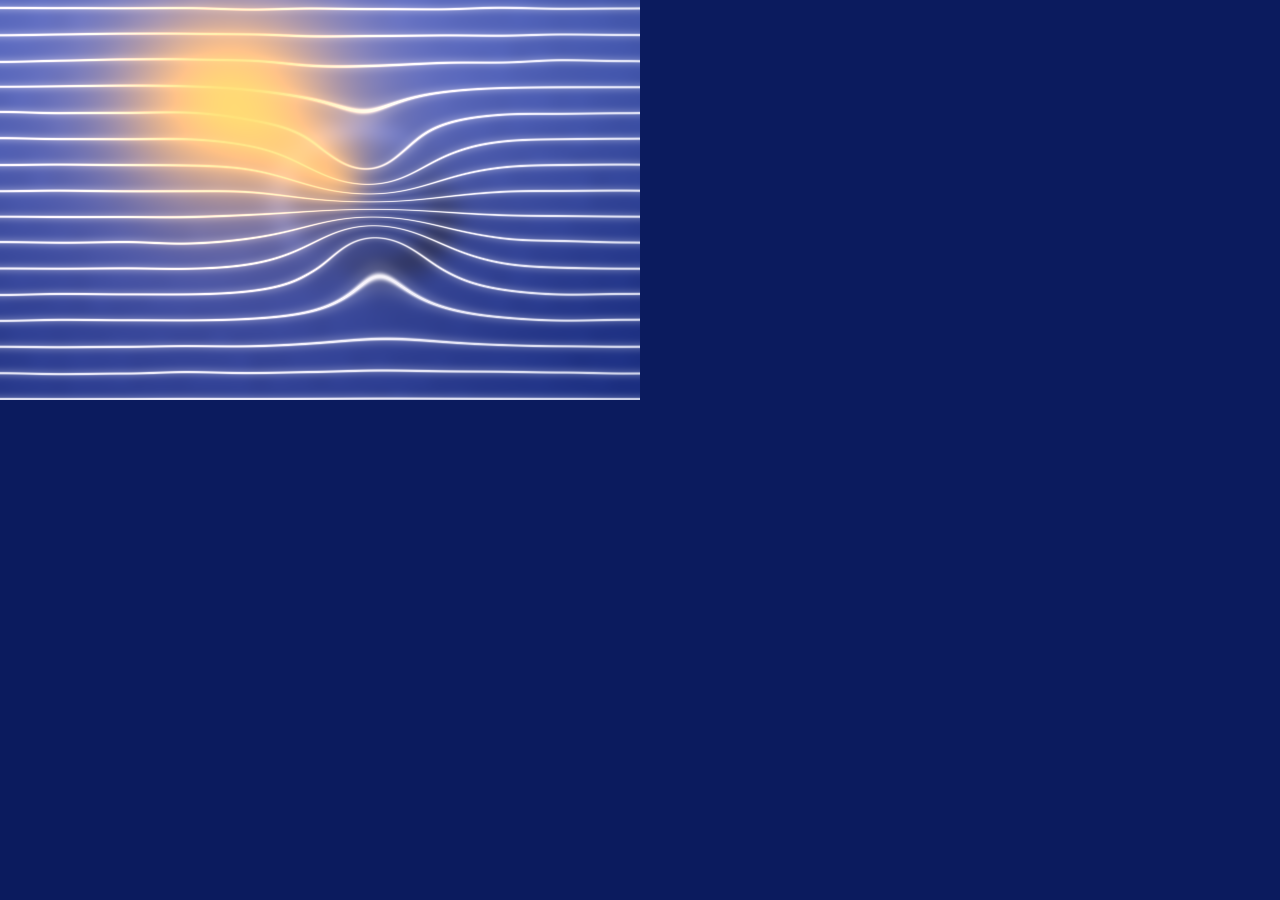
<file: tools/render.html>
<!doctype html>
<html><head><meta charset="utf-8"><title>render</title>
<style>html,body{margin:0;background:#0b1b5e}canvas{display:block}</style>
</head><body>
<canvas id="c"></canvas>
<script src="../panel.js"></script>
<script>
  // ?preset=demo|read|push|straight   (the demo card's static fallback and the three process plates)
  var q = new URLSearchParams(location.search);
  var preset = q.get("preset") || "demo";
  var P = {
    demo:     { w: 640,  h: 400, depth: 1,    dent: [0.58, 0.52], sigma: 0.19 * 400 / 640, lamp: [0.36, 0.24], pitch: 28, fade: null, body: 0 },
    read:     { w: 640,  h: 400, depth: 1,    dent: [0.60, 0.50], sigma: 0.14,  lamp: [0.34, 0.22], pitch: 36, fade: null, body: 0 },
    push:     { w: 640,  h: 400, depth: 0.32, dent: [0.60, 0.50], sigma: 0.14,  lamp: [0.34, 0.22], pitch: 36, fade: null, body: 0 },
    straight: { w: 640,  h: 400, depth: 0,    dent: [0.60, 0.50], sigma: 0.14,  lamp: [0.34, 0.22], pitch: 36, fade: null, body: 0 }
  }[preset];
  var c = document.getElementById("c");
  var W = P.w, H = P.h;
  c.style.width = W + "px"; c.style.height = H + "px";
  var R = DRPPanel.create(c, { preserve: true, paint: "#1A3BB4", paintDeep: "#0B1B5E" });
  R.resize(W, H, 1);
  R.render({
    depth: P.depth,
    dent: [P.dent[0] * W, P.dent[1] * H],
    sigma: P.sigma * W,
    lamp: [P.lamp[0] * W, P.lamp[1] * H],
    pitch: P.pitch,
    boardY: 0,
    bodyLine: P.body ? P.body * H : 0,
    fade: P.fade ? [P.fade[0] * W, P.fade[1] * W, P.fade[2] * H, P.fade[3] * H] : null,
    exposure: 1
  });
  document.title = R.gl ? "gl ok " + preset : "no gl";
</script>
</body></html>
</file>
<file: styles.css>
/* Dent Repair Pro — styles
   Two materials. PANEL: gentian-blue clear-coated paint carrying pale reflected
   lines. BOARD: matte cool white ruled with blue-black hairlines. The board
   never bends; only the panel's reflection does. */

@font-face {
  font-family: "Big Shoulders Display";
  src: url("assets/fonts/BigShouldersDisplay-var.woff2") format("woff2");
  font-weight: 100 900;
  font-display: swap;
}
@font-face {
  font-family: "Archivo";
  src: url("assets/fonts/Archivo-var.woff2") format("woff2");
  font-weight: 100 900;
  font-style: normal;
  font-display: swap;
}
@font-face {
  font-family: "Archivo";
  src: url("assets/fonts/Archivo-italic-var.woff2") format("woff2");
  font-weight: 100 900;
  font-style: italic;
  font-display: swap;
}

:root {
  --panel: #15309a;
  --panel-high: #1a3bb4;
  --panel-deep: #0b1b5e;
  --line: #f2f5ff;
  --line-soft: #b7c6f2;
  --line-nav: #d5defa;
  --amber: #ffb454;
  --board: #f4f6fb;
  --board-high: #ffffff;
  --ink: #0b1340;
  --ink-soft: #3c4a86;
  --ink-hair: rgba(11, 19, 64, 0.18);
  --ink-rule: rgba(11, 19, 64, 0.82);
  --line-hair: rgba(242, 245, 255, 0.26);
  --placeholder: #5b6794;
  --display: "Big Shoulders Display", "Arial Narrow", "Helvetica Neue", sans-serif;
  --text: "Archivo", "Helvetica Neue", Arial, sans-serif;
  --radius: 2px;
  --wrap: 1240px;
  --gutter: clamp(1.25rem, 4vw, 3.5rem);
  --focus: var(--amber);
  --lx: 58%;
  --ly: 30%;
  color-scheme: light;
}

*, *::before, *::after { box-sizing: border-box; }

html {
  -webkit-text-size-adjust: 100%;
  scroll-behavior: smooth;
  scrollbar-color: var(--panel) #e3e8f7;
  scrollbar-width: thin;
}
html::-webkit-scrollbar { width: 10px; }
html::-webkit-scrollbar-track { background: #e3e8f7; }
html::-webkit-scrollbar-thumb { background: var(--panel); border-radius: 0; }

body {
  margin: 0;
  font-family: var(--text);
  font-size: 1.0625rem;
  line-height: 1.55;
  color: var(--ink);
  background: var(--board);
  -webkit-font-smoothing: antialiased;
  text-rendering: optimizeLegibility;
}

::selection { background: var(--amber); color: var(--ink); }
.panel ::selection { background: var(--amber); color: var(--ink); }

:focus { outline: none; }
:focus-visible {
  outline: 3px solid var(--focus);
  outline-offset: 3px;
  border-radius: var(--radius);
}
.panel { --focus: var(--amber); caret-color: var(--amber); }
.board-section, .faq-section, .process-section, .footer { --focus: var(--panel); caret-color: var(--panel); }

img, svg { display: block; max-width: 100%; height: auto; }
a { color: inherit; text-decoration-thickness: 1px; text-underline-offset: 0.18em; }
p { margin: 0; }
h1, h2, h3 { margin: 0; font-weight: inherit; }
ul { margin: 0; padding: 0; list-style: none; }
button, input, select, textarea { font: inherit; color: inherit; }

.visually-hidden {
  position: absolute !important;
  width: 1px; height: 1px;
  padding: 0; margin: -1px;
  overflow: hidden; clip: rect(0 0 0 0); clip-path: inset(50%);
  white-space: nowrap; border: 0;
}

.skip {
  position: absolute; left: 1rem; top: -4rem;
  z-index: 100;
  padding: 0.75rem 1.1rem;
  background: var(--amber); color: var(--ink);
  font-weight: 600; text-decoration: none;
  border-radius: var(--radius);
  transition: top 180ms cubic-bezier(0.2, 0.8, 0.2, 1);
}
.skip:focus-visible { top: 1rem; outline-color: var(--ink); }

.wrap { width: min(var(--wrap), 100% - 2 * var(--gutter)); margin-inline: auto; }

/* ---------- type ---------- */

.display {
  font-family: var(--display);
  font-weight: 800;
  text-transform: uppercase;
  letter-spacing: -0.01em;
  line-height: 0.92;
  text-wrap: balance;
}
h2.display {
  font-size: clamp(2.75rem, 5.4vw, 4.75rem);
  max-width: 14ch;
}
.intro {
  margin-top: 1.5rem;
  font-size: clamp(1.1rem, 1.35vw, 1.25rem);
  line-height: 1.5;
  max-width: 62ch;
  color: var(--ink-soft);
}
.panel .intro { color: var(--line-soft); }

/* ---------- materials ---------- */

.panel {
  position: relative;
  color: var(--line);
  background:
    linear-gradient(180deg, var(--panel-high) 0%, var(--panel) 38%, #10267f 78%, var(--panel-deep) 100%);
}

.board-section {
  position: relative;
  padding-block: clamp(4.5rem, 9vw, 8rem);
  background: var(--board);
}
.board-section + .board-section { padding-top: 0; }

/* ---------- plates (controls) ---------- */

.plate {
  display: inline-flex;
  align-items: center;
  justify-content: center;
  gap: 0.6rem;
  min-height: 3.25rem;
  padding: 0 1.5rem;
  border-radius: var(--radius);
  border: 1.5px solid transparent;
  font-weight: 600;
  font-size: 1rem;
  letter-spacing: 0.005em;
  text-decoration: none;
  white-space: nowrap;
  cursor: pointer;
  transition: transform 160ms cubic-bezier(0.2, 0.8, 0.2, 1), background-color 160ms, border-color 160ms, box-shadow 160ms;
}
.plate .icon { width: 1.1rem; height: 1.1rem; fill: currentColor; flex: none; }
.plate:active { transform: translateY(1px); }

.plate-light { background: var(--line); color: var(--ink); border-color: var(--line); }
.plate-light:hover { background: var(--board-high); border-color: var(--board-high); transform: translateY(-1px); box-shadow: 0 10px 24px -12px rgba(2, 8, 40, 0.7); }
.callbar.plate-light { border: 0; }

.plate-outline { background: transparent; color: var(--line); border-color: rgba(242, 245, 255, 0.72); }
.plate-outline:hover { border-color: var(--line); background: rgba(242, 245, 255, 0.08); }

.plate-dark { background: var(--panel); color: var(--line); border-color: var(--panel); }
.plate-dark:hover { background: var(--panel-high); border-color: var(--panel-high); transform: translateY(-1px); box-shadow: 0 10px 24px -14px rgba(21, 48, 154, 0.8); }

.plate-outline-dark { background: transparent; color: var(--ink); border-color: var(--ink); }
.plate-outline-dark:hover { background: rgba(11, 19, 64, 0.06); }

/* a disabled plate is visibly out of reach: dashed, faded, no cursor, no lift */
.plate:disabled,
.plate[aria-disabled="true"] {
  cursor: not-allowed;
  opacity: 0.45;
  border-style: dashed;
  box-shadow: none;
}
.plate:disabled:hover, .plate:disabled:active,
.plate[aria-disabled="true"]:hover, .plate[aria-disabled="true"]:active {
  transform: none;
  box-shadow: none;
  background: transparent;
}
.readback .plate-outline-dark:disabled { color: var(--line-soft); border-color: rgba(242, 245, 255, 0.45); }

.actions { display: flex; flex-wrap: wrap; gap: 0.75rem; }

/* ---------- hero ---------- */

.hero {
  min-height: 100svh;
  display: flex;
  flex-direction: column;
  isolation: isolate;
  overflow: hidden;
}

.masthead {
  position: relative;
  z-index: 3;
  width: min(var(--wrap), 100% - 2 * var(--gutter));
  margin-inline: auto;
  display: grid;
  grid-template-columns: auto 1fr auto;
  align-items: center;
  gap: 2rem;
  padding-block: 1.25rem;
  border-bottom: 1px solid var(--line-hair);
}
.brand {
  display: grid;
  grid-template-columns: auto auto;
  grid-template-rows: auto auto;
  column-gap: 0.75rem;
  align-items: center;
  text-decoration: none;
}
.brand img { grid-row: 1 / 3; width: 36px; height: 36px; }
.brand-name {
  font-family: var(--display);
  font-weight: 700;
  font-size: 1.45rem;
  letter-spacing: 0.01em;
  text-transform: uppercase;
  line-height: 1;
}
.brand-place {
  font-size: 0.82rem;
  color: var(--line-soft);
  line-height: 1.1;
  margin-top: 0.15rem;
}
.nav {
  display: flex;
  justify-content: center;
  gap: clamp(1rem, 2.4vw, 2.25rem);
}
.nav a {
  color: var(--line-nav);
  text-decoration: none;
  font-weight: 500;
  font-size: 0.98rem;
  padding: 0.35rem 0;
  border-bottom: 1.5px solid transparent;
  transition: border-color 160ms, color 160ms;
}
.nav a:hover { color: var(--line); border-bottom-color: var(--line); }
.masthead-call { min-height: 2.75rem; padding-inline: 1.1rem; font-size: 0.95rem; }

.hero-grid {
  position: relative;
  z-index: 2;
  flex: 1;
  width: min(var(--wrap), 100% - 2 * var(--gutter));
  margin-inline: auto;
  display: grid;
  grid-template-columns: minmax(0, 52fr) minmax(0, 48fr);
  grid-template-rows: 1fr;
  align-items: end;
  gap: 0 clamp(1rem, 3vw, 3rem);
  padding-block: clamp(2rem, 6vh, 4.5rem) clamp(1.5rem, 4vh, 3rem);
}
.hero-copy { position: relative; z-index: 2; grid-column: 1; grid-row: 1; align-self: center; padding-right: clamp(0rem, 2vw, 2rem); }
h1.display {
  font-size: clamp(3.75rem, 9.4vw, 8rem);
  font-weight: 800;
  line-height: 0.88;
  letter-spacing: -0.012em;
}
.lede {
  margin-top: 1.75rem;
  max-width: 44ch;
  font-size: clamp(1.1rem, 1.35vw, 1.25rem);
  line-height: 1.5;
  color: var(--line-soft);
}
.lede + .actions { margin-top: 2rem; }

/* the hero's material: a rendered plate of a door ding under a line board, full bleed behind the copy */
.hero-plate {
  position: absolute;
  inset: 0;
  z-index: 1;
  overflow: hidden;
  background: var(--panel-deep);
}
.hero-plate picture, .hero-plate img { display: block; width: 100%; height: 100%; }
.hero-plate img { object-fit: cover; object-position: 68% 50%; }
/* the copy column stays legible over the plate: a soft wash that dies before the board's reflection */
.hero-plate::after {
  content: "";
  position: absolute;
  inset: 0;
  background:
    linear-gradient(to right, rgba(11, 27, 94, 0.88) 0%, rgba(11, 27, 94, 0.72) 30%, rgba(11, 27, 94, 0.18) 52%, rgba(11, 27, 94, 0) 66%),
    linear-gradient(to top, rgba(11, 27, 94, 0.55) 0%, rgba(11, 27, 94, 0) 32%);
}
.hero-caption {
  margin-top: 2.25rem;
  font-size: 0.9rem;
  color: var(--line-soft);
}
.hero-caption-note { font-style: italic; }

.js-only { display: inline; }
.no-js-only { display: none; }
.no-js .js-only { display: none !important; }
.no-gl .hero .js-only { display: none !important; }
.no-js .no-js-only { display: block; }
.no-gl .hero .no-js-only { display: block; }

/* the demonstration: a bounded card with its own live panel, the way a tech sets a board over one dent */
.board-card {
  grid-column: 2;
  grid-row: 1;
  position: relative;
  z-index: 2;
  align-self: end;
  justify-self: end;
  width: min(100%, 30rem);
  display: grid;
  gap: 0.75rem;
  padding: 1.1rem 1.25rem 1.1rem;
  background: rgba(11, 27, 94, 0.78);
  backdrop-filter: blur(14px);
  -webkit-backdrop-filter: blur(14px);
  border: 1px solid var(--line-hair);
  border-radius: var(--radius);
  box-shadow: 0 24px 48px -28px rgba(2, 8, 40, 0.9);
}
.board-card-head {
  display: flex;
  align-items: baseline;
  justify-content: space-between;
  gap: 1rem;
}
.board-card-title {
  font-family: var(--display);
  font-weight: 800;
  font-size: 1.6rem;
  line-height: 1;
  text-transform: uppercase;
  letter-spacing: 0.005em;
}
.board-stage {
  position: relative;
  aspect-ratio: 8 / 5;
  overflow: hidden;
  border-radius: calc(var(--radius) - 2px);
  background: var(--panel-deep);
  cursor: pointer;
}
.board-stage canvas,
.board-stage .board-static {
  position: absolute;
  inset: 0;
  width: 100%;
  height: 100%;
  display: block;
}
.board-stage .board-static img { display: block; width: 100%; height: 100%; object-fit: cover; }
.board-stage canvas { display: none; }
.js .board-stage canvas { display: block; }
.js .board-stage .board-static { display: none; }
.js.no-gl .board-stage canvas { display: none; }
.js.no-gl .board-stage .board-static { display: block; }
.no-js .board-stage, .no-gl .board-stage { cursor: default; }

.push {
  display: grid;
  grid-template-columns: auto 1fr;
  align-items: center;
  gap: 1rem;
}
.push label { font-weight: 600; font-size: 1rem; white-space: nowrap; }
.push-readout {
  font-variant-numeric: tabular-nums;
  font-size: 0.95rem;
  color: var(--amber);
  white-space: nowrap;
}
.no-js .push, .no-gl .push { display: none; }

.push-range {
  -webkit-appearance: none;
  appearance: none;
  width: 100%;
  height: 2.5rem;
  margin: 0;
  background: transparent;
  cursor: pointer;
}
.push-range::-webkit-slider-runnable-track {
  height: 2px;
  background: linear-gradient(to right, var(--amber) 0 var(--fill, 0%), rgba(242, 245, 255, 0.55) var(--fill, 0%) 100%);
  border-radius: 1px;
}
.push-range::-moz-range-track { height: 2px; background: rgba(242, 245, 255, 0.55); border-radius: 1px; }
.push-range::-moz-range-progress { height: 2px; background: var(--amber); }
.push-range::-webkit-slider-thumb {
  -webkit-appearance: none;
  width: 1.75rem; height: 1.75rem;
  margin-top: calc(-0.875rem + 1px);
  background: var(--amber);
  border: 2px solid var(--ink);
  border-radius: var(--radius);
  box-shadow: 0 4px 14px -6px rgba(2, 8, 40, 0.9);
  transition: transform 140ms cubic-bezier(0.2, 0.8, 0.2, 1);
}
.push-range::-moz-range-thumb {
  width: 1.75rem; height: 1.75rem;
  background: var(--amber);
  border: 2px solid var(--ink);
  border-radius: var(--radius);
  box-shadow: 0 4px 14px -6px rgba(2, 8, 40, 0.9);
}
.push-range:hover::-webkit-slider-thumb, .push-range:active::-webkit-slider-thumb { transform: scale(1.08); }
.push-range:focus-visible { outline: none; }
.push-range:focus-visible::-webkit-slider-thumb { outline: 3px solid var(--amber); outline-offset: 3px; }
.push-range:focus-visible::-moz-range-thumb { outline: 3px solid var(--amber); outline-offset: 3px; }

.board-status {
  font-size: 0.98rem;
  line-height: 1.45;
  color: var(--line);
  min-height: 2.9em;
}
.board-note {
  font-style: italic;
  font-size: 0.9rem;
  color: var(--line-soft);
}

.hero-light {
  position: absolute;
  inset: 0;
  z-index: 3;
  pointer-events: none;
  mix-blend-mode: screen;
  background:
    radial-gradient(42rem 34rem at var(--lx) var(--ly), rgba(255, 244, 222, 0.07) 0%, rgba(255, 240, 210, 0.025) 40%, rgba(255, 240, 210, 0) 70%);
}

/* ---------- section heads ---------- */

.section-head {
  display: grid;
  grid-template-columns: minmax(0, 7fr) minmax(0, 5fr);
  gap: 1.5rem clamp(2rem, 5vw, 5rem);
  align-items: end;
}
.section-head .intro { margin-top: 0; padding-bottom: 0.35rem; }

/* ---------- fit (what PDR fixes) ---------- */

.fit-grid {
  display: grid;
  grid-template-columns: repeat(3, minmax(0, 1fr));
  gap: clamp(1.5rem, 3vw, 3rem);
  margin-top: clamp(2.5rem, 5vw, 4rem);
}
.fit-col { border-top: 2px solid var(--ink-rule); padding-top: 1.25rem; }
.fit-col h3 {
  display: flex; align-items: center; gap: 0.6rem;
  font-family: var(--display);
  font-weight: 700;
  font-size: 1.7rem;
  text-transform: uppercase;
  letter-spacing: 0.005em;
  line-height: 1;
}
.fit-col .mark { width: 1.1rem; height: 1.1rem; color: var(--panel); flex: none; }
.fit-col ul { margin-top: 1rem; }
.fit-col li {
  padding: 0.7rem 0;
  border-top: 1px solid var(--ink-hair);
  line-height: 1.4;
}
.fit-col li:first-child { border-top: 0; }
.fit-foot { margin-top: 1.5rem; padding-top: 1rem; border-top: 1px solid var(--ink-hair); font-size: 0.98rem; line-height: 1.5; color: var(--ink-soft); }
.fit-foot a { color: var(--panel); font-weight: 500; }

/* ---------- process strip ---------- */

.process-section {
  padding-block: clamp(4.5rem, 9vw, 8rem);
  background: var(--board-high);
  border-top: 1px solid var(--ink-hair);
}
.strip {
  width: min(var(--wrap), 100% - 2 * var(--gutter));
  margin: clamp(2.5rem, 5vw, 4rem) auto 0;
  display: grid;
  grid-template-columns: repeat(4, minmax(0, 1fr));
  gap: clamp(1.25rem, 2.5vw, 2.5rem);
}
.strip figure { margin: 0; }
.strip img {
  width: 100%;
  aspect-ratio: 16 / 10;
  object-fit: cover;
  border-radius: var(--radius);
}
.strip figcaption { padding-top: 1.1rem; border-top: 2px solid var(--ink-rule); margin-top: 1rem; }
.strip h3 {
  font-family: var(--display);
  font-weight: 800;
  font-size: 2rem;
  text-transform: uppercase;
  line-height: 1;
}
.strip p { margin-top: 0.6rem; font-size: 1rem; line-height: 1.5; color: var(--ink-soft); }
.strip-note { margin-top: 1.5rem; font-style: italic; font-size: 0.95rem; color: var(--ink-soft); }

/* ---------- compare ---------- */

.compare-section { padding-block: clamp(4.5rem, 9vw, 8rem); }
.compare {
  width: 100%;
  margin-top: clamp(2.5rem, 5vw, 4rem);
  border-collapse: collapse;
  font-size: 1.05rem;
}
.compare th, .compare td {
  text-align: left;
  vertical-align: top;
  padding: 1.1rem 1.25rem 1.1rem 0;
  border-top: 1px solid var(--line-hair);
}
.compare thead th {
  font-family: var(--display);
  font-weight: 700;
  font-size: 1.6rem;
  text-transform: uppercase;
  letter-spacing: 0.01em;
  line-height: 1;
  border-top: 0;
  padding-top: 0;
  padding-bottom: 0.9rem;
}
.compare tbody th { font-weight: 600; width: 16%; color: var(--line); }
.compare td:nth-child(2) { color: var(--line-soft); width: 38%; }
.compare td:nth-child(3) { color: var(--line); font-weight: 500; }
.compare tbody tr:last-child th, .compare tbody tr:last-child td { border-bottom: 1px solid var(--line-hair); }

/* ---------- prepare (worksheet) ---------- */

.prepare-grid {
  display: grid;
  grid-template-columns: minmax(0, 7fr) minmax(0, 5fr);
  gap: clamp(2rem, 4vw, 4rem);
  margin-top: clamp(2.5rem, 5vw, 4rem);
  align-items: start;
}
.worksheet { display: grid; gap: 1.6rem; }
.field { margin: 0; padding: 0; border: 0; min-width: 0; }
.field > label, .field > legend {
  display: block;
  font-weight: 600;
  font-size: 0.98rem;
  margin-bottom: 0.55rem;
  padding: 0;
}
.optional { font-weight: 400; color: var(--ink-soft); font-style: italic; margin-left: 0.3rem; }
.worksheet input[type="text"], .worksheet select, .worksheet textarea {
  width: 100%;
  padding: 0.85rem 1rem;
  background: var(--board-high);
  border: 1.5px solid #8d9bcb;
  border-radius: var(--radius);
  font-size: 1.05rem;
  line-height: 1.4;
  color: var(--ink);
  transition: border-color 140ms;
}
.worksheet textarea { resize: vertical; min-height: 4.5rem; }
.worksheet input::placeholder, .worksheet textarea::placeholder { color: var(--placeholder); opacity: 1; }
.worksheet input:hover, .worksheet select:hover, .worksheet textarea:hover { border-color: var(--ink-soft); }
.worksheet input:focus-visible, .worksheet select:focus-visible, .worksheet textarea:focus-visible {
  border-color: var(--panel);
  outline-offset: 2px;
}
.worksheet select {
  -webkit-appearance: none;
  appearance: none;
  padding-right: 2.75rem;
  background-image: url("data:image/svg+xml;utf8,<svg xmlns='http://www.w3.org/2000/svg' viewBox='0 0 20 20'><path d='M5 8l5 5 5-5' fill='none' stroke='%230b1340' stroke-width='1.6'/></svg>");
  background-repeat: no-repeat;
  background-position: right 0.9rem center;
  background-size: 1.1rem;
}
.choices { display: flex; flex-wrap: wrap; gap: 0.5rem; }
.choices-stack { flex-direction: column; align-items: flex-start; }
.choices label { position: relative; display: inline-flex; }
.choices input {
  position: absolute;
  width: 1px; height: 1px;
  opacity: 0;
  margin: 0;
  pointer-events: none;
}
.choices span {
  display: inline-flex;
  align-items: center;
  min-height: 2.75rem;
  padding: 0.5rem 1rem;
  border: 1.5px solid #8d9bcb;
  border-radius: var(--radius);
  background: var(--board-high);
  line-height: 1.3;
  cursor: pointer;
  transition: background-color 140ms, border-color 140ms, color 140ms;
}
.choices span:hover { border-color: var(--ink-soft); }
.choices input:checked + span { background: var(--panel); border-color: var(--panel); color: var(--line); }
.choices input:focus-visible + span { outline: 3px solid var(--panel); outline-offset: 3px; }

.prepare-side { position: sticky; top: 1.5rem; display: grid; gap: 1.5rem; }
.readback {
  padding: clamp(1.5rem, 2.5vw, 2.25rem);
  background: var(--panel);
  color: var(--line);
  border-radius: var(--radius);
  caret-color: var(--amber);
  --focus: var(--amber);
}
.readback h3 {
  font-family: var(--display);
  font-weight: 800;
  font-size: 2rem;
  text-transform: uppercase;
  line-height: 1;
}
.readback-body {
  display: block;
  margin-top: 1rem;
  font-size: 1.1rem;
  line-height: 1.55;
  min-height: 8em;
  white-space: pre-line;
}
.readback-body .hint { color: var(--line-soft); }
.readback-body .aside { display: block; margin-top: 1.1em; padding-top: 1em; border-top: 1px solid rgba(242, 245, 255, 0.22); color: var(--line-soft); font-size: 0.95em; }
.readback-actions { display: grid; grid-template-columns: 1fr 1fr; gap: 0.6rem; margin-top: 1.5rem; }
.readback-actions .plate-dark { grid-column: 1 / -1; }
.readback .plate-dark { background: var(--line); color: var(--ink); border-color: var(--line); }
.readback .plate-dark:hover { background: var(--board-high); border-color: var(--board-high); box-shadow: 0 10px 24px -12px rgba(2, 8, 40, 0.7); }
.readback .plate-outline-dark { color: var(--line); border-color: rgba(242, 245, 255, 0.72); }
.readback .plate-outline-dark:hover { border-color: var(--line); background: rgba(242, 245, 255, 0.08); }
.readback-status { margin-top: 0.9rem; min-height: 1.5em; font-size: 0.95rem; color: var(--line-soft); }
.readback-status:empty { display: none; }

.photos { padding-top: 1.25rem; border-top: 2px solid var(--ink-rule); }
.photos h3 {
  font-family: var(--display);
  font-weight: 700;
  font-size: 1.7rem;
  text-transform: uppercase;
  letter-spacing: 0.005em;
  line-height: 1;
}
.photo-guides { display: grid; grid-template-columns: 1fr 1fr; gap: 1.25rem; margin-top: 1rem; }
.photo-guides figure { margin: 0; }
.photo-guides img { width: 100%; height: auto; aspect-ratio: 3 / 2; background: var(--panel); border-radius: var(--radius); }
.photo-guides figcaption { margin-top: 0.6rem; font-size: 0.95rem; line-height: 1.45; color: var(--ink-soft); }
.photo-guides strong { color: var(--ink); font-weight: 600; }

/* ---------- faq ---------- */

.faq-section {
  padding-block: clamp(4.5rem, 9vw, 8rem);
  background: var(--board-high);
  border-top: 1px solid var(--ink-hair);
}
.faq-grid { display: grid; grid-template-columns: minmax(0, 4fr) minmax(0, 7fr); gap: 2rem clamp(2rem, 5vw, 5rem); align-items: start; }
.faq-head { grid-template-columns: 1fr; align-items: start; position: sticky; top: 1.5rem; }
.faq-head h2.display { max-width: 10ch; }
.faq-head .intro { margin-top: 1.25rem; padding-bottom: 0; }
.faq { border-top: 2px solid var(--ink-rule); padding-top: 0.5rem; }
.faq details { border-bottom: 1px solid var(--ink-hair); }
.faq summary {
  display: flex;
  align-items: center;
  justify-content: space-between;
  gap: 1.5rem;
  padding: 1.35rem 0;
  font-weight: 600;
  font-size: 1.2rem;
  line-height: 1.3;
  cursor: pointer;
  list-style: none;
}
.faq summary::-webkit-details-marker { display: none; }
.faq summary:hover { color: var(--panel); }
.faq .toggle { width: 1.25rem; height: 1.25rem; flex: none; fill: none; stroke: currentColor; stroke-width: 1.6; stroke-linecap: round; }
.faq .toggle .v { transform-origin: 50% 50%; transition: transform 220ms cubic-bezier(0.2, 0.8, 0.2, 1), opacity 160ms; }
.faq details[open] .toggle .v { transform: rotate(90deg); opacity: 0; }
.faq .answer { padding: 0 0 1.5rem; max-width: 62ch; }
.faq .answer p { font-size: 1.05rem; line-height: 1.6; }
.faq .answer a { color: var(--panel); font-weight: 500; }
.faq summary em { font-style: italic; }

/* ---------- closing ---------- */

.closing { position: relative; padding-block: clamp(5rem, 11vw, 9.5rem); text-align: left; isolation: isolate; overflow: hidden; }
.closing-lines {
  position: absolute;
  inset: 0;
  z-index: 0;
  background-image: url("assets/lines-tile.svg");
  background-size: 8px 44px;
  background-repeat: repeat;
  opacity: 0.9;
  -webkit-mask-image: linear-gradient(to right, rgba(0,0,0,0) 58%, rgba(0,0,0,0.9) 76%, #000 100%);
  mask-image: linear-gradient(to right, rgba(0,0,0,0) 58%, rgba(0,0,0,0.9) 76%, #000 100%);
}
.closing .wrap { position: relative; z-index: 1; }
.closing-number {
  display: inline-block;
  font-size: clamp(3.4rem, 10.5vw, 8rem);
  font-weight: 900;
  line-height: 0.9;
  letter-spacing: -0.015em;
  text-decoration: none;
  color: var(--line);
  transition: color 160ms;
}
.closing-number:hover { color: var(--amber); }
.closing-line {
  margin-top: 1.5rem;
  max-width: 58ch;
  font-size: clamp(1.1rem, 1.35vw, 1.25rem);
  line-height: 1.5;
  color: var(--line-soft);
}
.closing-line a { color: var(--line); }
.closing .actions { margin-top: 2rem; }

/* ---------- footer ---------- */

.footer { padding-block: 2.25rem 2.5rem; background: var(--board); border-top: 1px solid var(--ink-hair); font-size: 0.95rem; line-height: 1.6; color: var(--ink-soft); }
.footer-grid { display: grid; grid-template-columns: repeat(3, minmax(0, 1fr)); gap: 1.5rem; }
.footer strong { color: var(--ink); font-weight: 600; }
.footer p:last-child { text-align: right; }

/* ---------- mobile call bar ---------- */

.callbar {
  position: fixed;
  left: 0.75rem; right: 0.75rem;
  bottom: calc(0.75rem + env(safe-area-inset-bottom));
  z-index: 50;
  display: none;
  visibility: hidden;
  box-shadow: 0 14px 30px -14px rgba(2, 8, 40, 0.8);
  transform: translateY(calc(100% + 1.5rem));
  transition: transform 260ms cubic-bezier(0.2, 0.8, 0.2, 1), visibility 0s linear 260ms;
}
.callbar.is-visible { transform: none; visibility: visible; transition-delay: 0s; }

/* ---------- responsive ---------- */

@media (max-width: 1100px) {
  .strip { grid-template-columns: repeat(2, minmax(0, 1fr)); }
  .section-head { grid-template-columns: 1fr; gap: 0; }
  .section-head .intro { margin-top: 1.5rem; padding-bottom: 0; }
  .faq-grid { grid-template-columns: 1fr; }
  .faq-head { position: static; }
  .faq-head h2.display { max-width: 14ch; }
}

@media (max-width: 900px) {
  .prepare-grid { grid-template-columns: 1fr; }
  .prepare-side { position: static; }
}

@media (max-width: 820px) {
  .nav { display: none; }
  .masthead { grid-template-columns: 1fr auto; gap: 1rem; }
  .hero { min-height: 0; }
  .hero-grid {
    grid-template-columns: 1fr;
    grid-template-rows: auto auto;
    gap: 2rem;
    padding-block: 2.25rem 1.5rem;
  }
  .hero-copy { grid-column: 1; grid-row: 1; padding-right: 0; }
  .hero-copy .lede { max-width: 38ch; }
  .hero-grid { grid-template-columns: 1fr; grid-template-rows: auto auto; align-items: start; }
  .board-card { grid-column: 1; grid-row: 2; justify-self: stretch; width: 100%; margin-top: 2.5rem; }
  .hero-plate img { object-position: 62% 50%; }
  .hero-plate::after {
    background:
      linear-gradient(to bottom, rgba(11, 27, 94, 0.80) 0%, rgba(11, 27, 94, 0.62) 55%, rgba(11, 27, 94, 0.30) 100%);
  }
  .hero-caption { margin-top: 1.5rem; }
  .hero-light { display: none; }
  .fit-grid { grid-template-columns: 1fr; gap: 2rem; }
  .closing-lines {
    -webkit-mask-image: linear-gradient(to bottom, rgba(0,0,0,0) 0%, rgba(0,0,0,0) 12%, #000 30%, #000 100%);
    mask-image: linear-gradient(to bottom, rgba(0,0,0,0) 0%, rgba(0,0,0,0) 12%, #000 30%, #000 100%);
    top: auto; height: 32%;
    opacity: 0.55;
  }
  .closing { padding-bottom: calc(clamp(5rem, 11vw, 9.5rem) + 6rem); }
  .footer-grid { grid-template-columns: 1fr; }
  .footer p:last-child { text-align: left; }
  .callbar { display: inline-flex; }
  body.has-callbar { padding-bottom: calc(4.5rem + env(safe-area-inset-bottom)); }
}

@media (max-width: 560px) {
  body { font-size: 1rem; }
  .masthead-call span { position: absolute; width: 1px; height: 1px; overflow: hidden; clip: rect(0 0 0 0); }
  .masthead-call { padding-inline: 0.8rem; min-width: 2.75rem; }
  h1.display { font-size: clamp(3.4rem, 18vw, 5rem); }
  .strip { grid-template-columns: 1fr; }
  .compare { font-size: 0.95rem; }
  .compare th, .compare td { padding: 0.9rem 0.6rem 0.9rem 0; }
  .compare thead th { font-size: 1.3rem; }
  .compare tbody th { width: 22%; }
  .closing-number { font-size: clamp(2.6rem, 13.5vw, 4rem); }
  .actions .plate { flex: 1 1 auto; }
  .readback-actions .plate { flex: 1 1 100%; }
  .push { grid-template-columns: auto 1fr; }
  .push-readout { grid-column: 2; text-align: left; }
  .readback-actions { grid-template-columns: 1fr; }
  .photo-guides { grid-template-columns: 1fr 1fr; }
}

/* ---------- motion ---------- */

@media (prefers-reduced-motion: reduce) {
  html { scroll-behavior: auto; }
  *, *::before, *::after { transition-duration: 0.01ms !important; animation-duration: 0.01ms !important; }
  .hero-light { --lx: 58%; --ly: 30%; }
}
</file>
